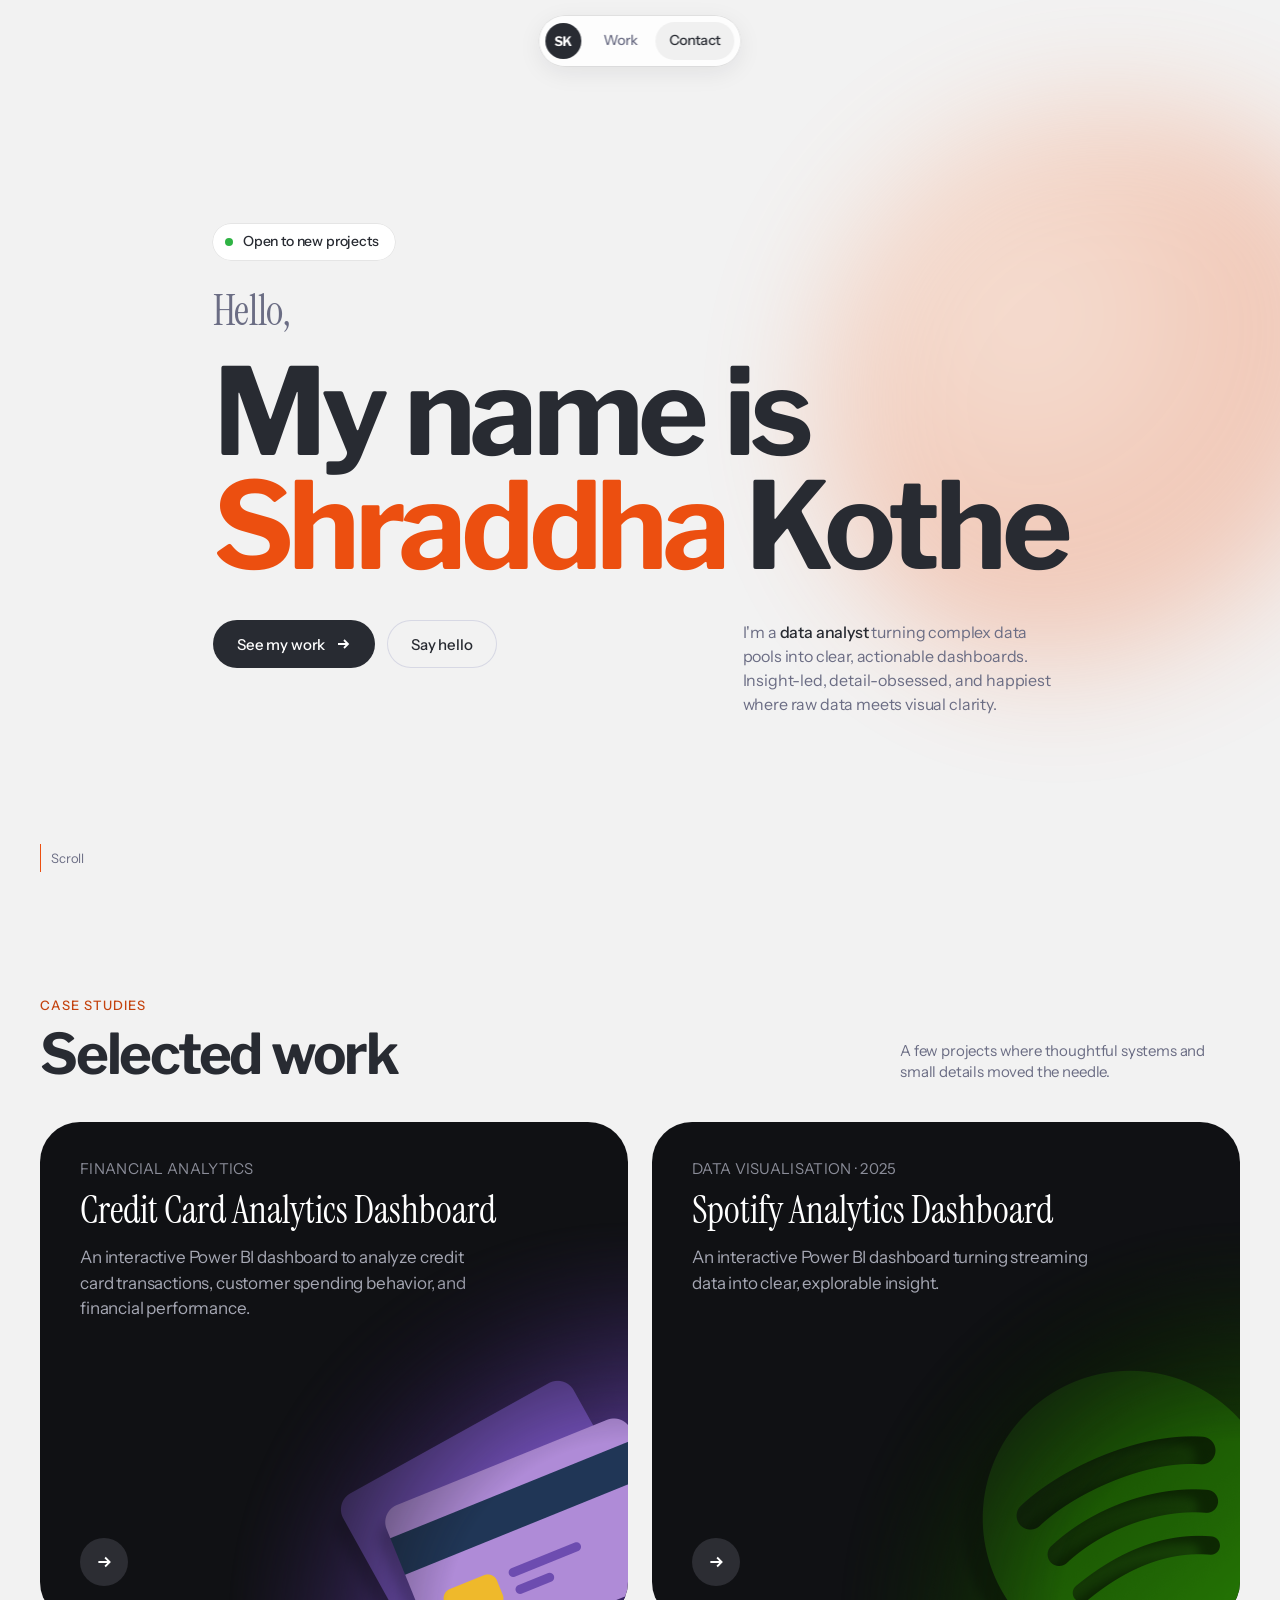
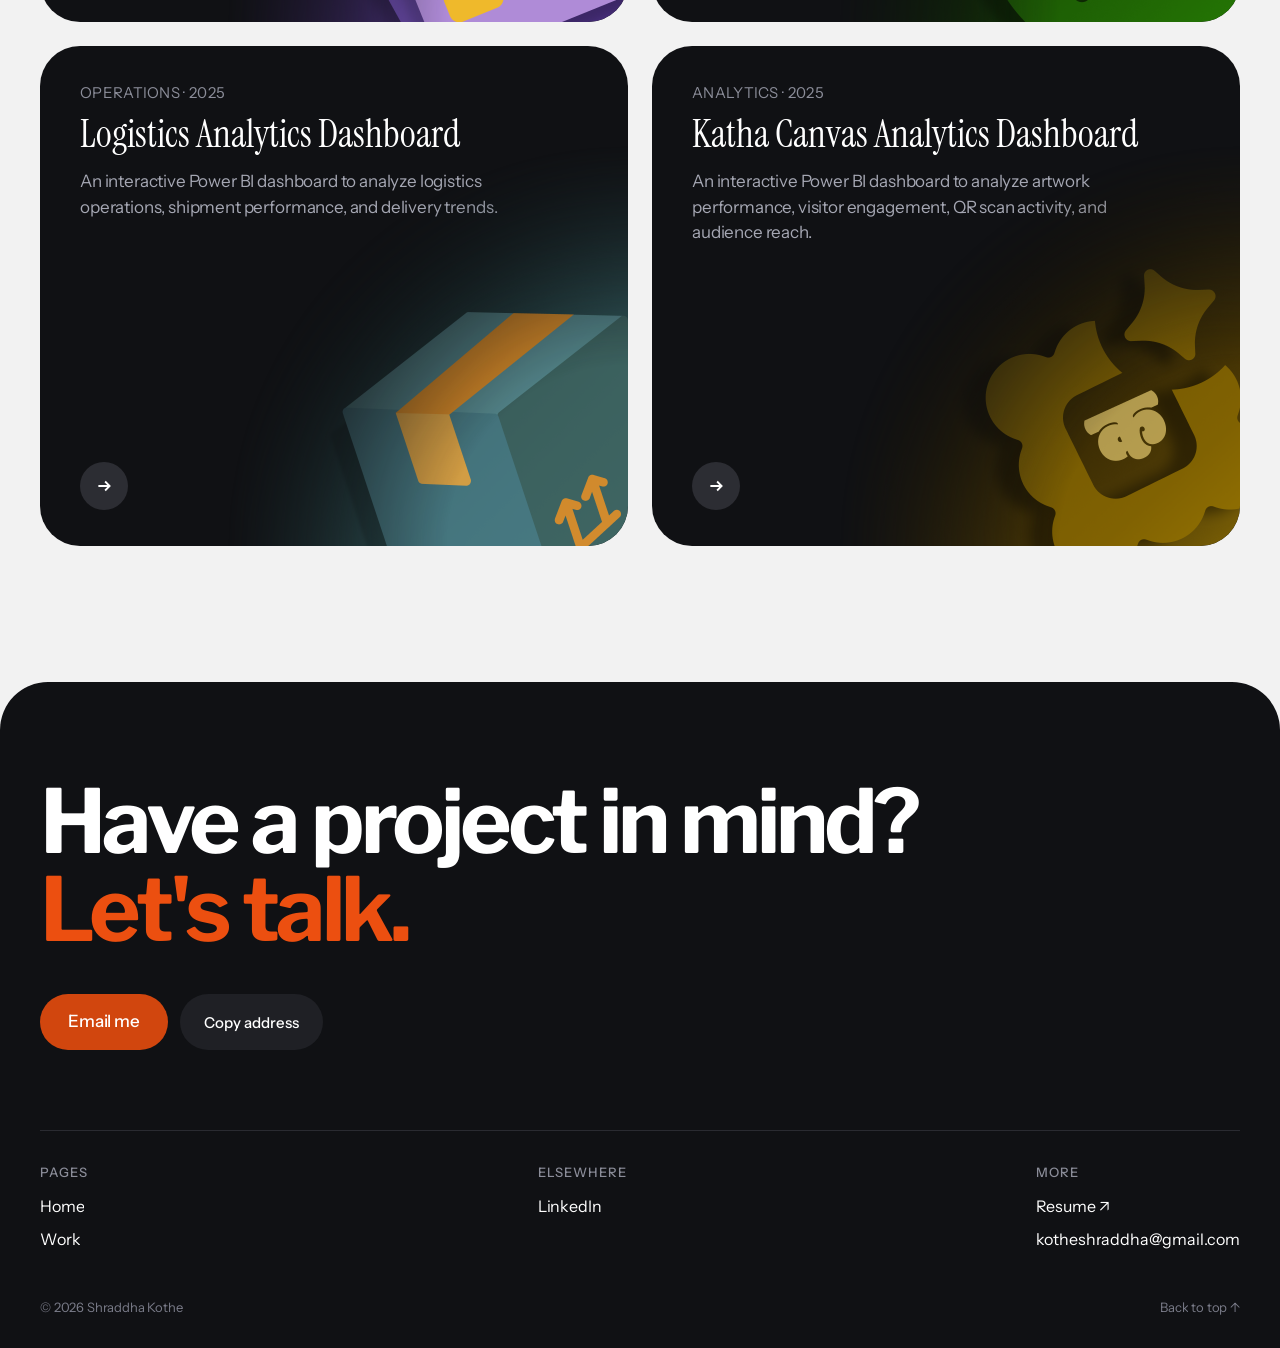
<file: index.html>
<!DOCTYPE html>
<html lang="en">
<head>
<meta charset="UTF-8">
<meta name="viewport" content="width=device-width, initial-scale=1, viewport-fit=cover">
<title>Shraddha Kothe — Portfolio</title>
<link rel="preconnect" href="https://fonts.googleapis.com">
<link rel="preconnect" href="https://fonts.gstatic.com" crossorigin>
<link href="https://fonts.googleapis.com/css2?family=Libre+Franklin:ital,wght@0,100..900;1,100..900&display=swap" rel="stylesheet">
<link href="https://fonts.googleapis.com/css2?family=Bricolage+Grotesque:opsz,wght@12..96,500;12..96,700&family=Instrument+Sans:wght@400;500;600&family=Instrument+Serif&display=swap" rel="stylesheet">
<style>
:root{--bg:#F2F2F2;--ink:#282B32;--muted:#6B6D84;--faint:#D7D8E4;--accent:#EC4F10;--dark:#101114;--dark2:#18191d;
--display:'Libre Franklin','Helvetica Neue',Arial,sans-serif;--body:'Instrument Sans',system-ui,sans-serif;--serif:'Instrument Serif',Georgia,serif;
--g:40px;--ease:cubic-bezier(.22,1,.36,1);--spring:cubic-bezier(.34,1.56,.64,1)}
@media(max-width:640px){:root{--g:20px}}
*,*::before,*::after{box-sizing:border-box}
html{scroll-behavior:smooth;-webkit-text-size-adjust:100%}
body{margin:0;background:var(--bg);color:var(--ink);font-family:var(--body);-webkit-font-smoothing:antialiased;overflow-x:hidden;line-height:1.4;letter-spacing:-.01em}
p,h1,h2,h3{margin:0;text-wrap:pretty}a{color:inherit;text-decoration:none}button{font:inherit;color:inherit}
::selection{background:var(--accent);color:#fff}
:focus-visible{outline:2px solid var(--accent);outline-offset:3px}
.wrap{max-width:1280px;margin:0 auto;padding:0 var(--g)}

/* letter roll */
.roll{display:inline-flex;white-space:pre;vertical-align:bottom}
.rl{position:relative;display:inline-block;overflow:hidden}
.ra,.rb{display:inline-block;transition:transform 400ms var(--spring);transition-delay:calc(var(--i)*20ms)}
.rb{position:absolute;left:0;top:100%}
@media(hover:hover){.rw:hover .ra,.rw:hover .rb,.rw:focus-visible .ra,.rw:focus-visible .rb{transform:translateY(-100%)}}

/* nav */
.nav{position:fixed;top:max(16px,env(safe-area-inset-top));left:50%;transform:translateX(-50%);z-index:20;display:flex;align-items:center;gap:4px;padding:6px;background:rgba(255,255,255,.82);backdrop-filter:blur(14px);border-radius:999px;box-shadow:0 0 0 .5px rgba(0,0,0,.1),0 6px 24px rgba(26,27,33,.08);animation:blur-in .9s var(--ease) .1s both}
.logo{display:grid;place-items:center;width:36px;height:36px;border-radius:50%;background:var(--ink);color:#fff;font:700 13px var(--display);margin-right:4px}
.nav a.l{padding:9px 14px;font-size:14px;font-weight:500;color:var(--muted);border-radius:999px;transition:color .2s,background .2s}
.nav a.l:hover,.nav a.l.on{color:var(--ink);background:rgba(0,0,0,.05)}
@media(max-width:420px){.nav a.l{padding:9px 10px;font-size:13px}.logo{width:32px;height:32px;margin-right:0}}

/* hero */
.hero{min-height:100svh;display:flex;flex-direction:column;justify-content:center;padding:104px 0 64px;position:relative}
.hero::before{content:"";position:absolute;right:-10vw;top:12%;width:46vw;max-width:620px;aspect-ratio:1;border-radius:50%;background:radial-gradient(circle at 35% 35%,#ffb48a,var(--accent) 55%,transparent 72%);filter:blur(60px);opacity:.28;z-index:-1;animation:float 14s ease-in-out infinite}
@keyframes float{50%{transform:translate(-4vw,5vh) scale(1.08)}}
.pill{display:inline-flex;align-items:center;gap:10px;padding:8px 16px 8px 12px;background:#fff;border-radius:999px;font-size:14px;font-weight:500;box-shadow:0 0 0 .5px rgba(0,0,0,.1);margin-bottom:clamp(16px,3vh,32px)}
.pill i{width:8px;height:8px;border-radius:50%;background:#2fb344;box-shadow:0 0 0 0 rgba(47,179,68,.5);animation:pulse 2s infinite}
@keyframes pulse{70%{box-shadow:0 0 0 8px rgba(47,179,68,0)}100%{box-shadow:0 0 0 0 rgba(47,179,68,0)}}
/* heading size also shrinks on short screens (the vh value) so the whole hero stays above the fold */
h1{font:700 clamp(2.6rem,min(9.4vw,17vh),8rem)/.95 var(--display);letter-spacing:-.045em}
h1 .hi{display:block;font:400 clamp(1.5rem,3.6vw,2.6rem)/1.2 var(--serif);letter-spacing:-.01em;color:var(--muted);margin-bottom:clamp(8px,2vh,18px)}
h1 em{font-style:normal;color:var(--accent)}
.sub{max-width:560px;margin-top:32px;font-size:clamp(1rem,1.6vw,1.2rem);color:var(--muted);line-height:1.5}
.sub b{color:var(--ink);font-weight:500}
.acts{display:flex;flex-wrap:wrap;gap:12px;margin-top:40px}
/* hero row: buttons on the left, sub-text on the right under "Kothe".
   .hero-in is only as wide as the heading, so the row lines up with the heading's edges. */
.hero-in{width:fit-content;max-width:100%}
.hero-row{width:0;min-width:100%;display:flex;justify-content:space-between;align-items:flex-start;gap:32px;margin-top:clamp(20px,4vh,40px)}
.hero-row .acts,.hero-row .sub{margin-top:0}
.hero-row .sub{flex:0 0 38%;min-width:260px;max-width:none;font-size:clamp(.95rem,1.25vw,1.1rem)}
@media(max-width:760px){.hero-row{flex-direction:column-reverse;gap:24px}.hero-row .sub{flex:none;min-width:0;max-width:560px}}
.btn{display:inline-flex;align-items:center;gap:10px;min-height:48px;padding:0 24px;border-radius:999px;font-weight:500;font-size:15px;border:0;cursor:pointer;transition:transform .3s var(--ease),background .2s;will-change:transform}
.btn.p{background:var(--ink);color:#fff}.btn.p:hover{background:#D1460E}
.btn.s{background:transparent;box-shadow:inset 0 0 0 1px var(--faint)}.btn.s:hover{box-shadow:inset 0 0 0 1px var(--ink)}
.btn svg{transition:transform .35s var(--spring)}.btn:hover svg{transform:translateX(4px)}
.scroll{position:absolute;bottom:28px;left:var(--g);font-size:13px;color:var(--muted);display:flex;align-items:center;gap:10px}
.scroll span{width:1px;height:28px;background:var(--faint);position:relative;overflow:hidden}
.scroll span::after{content:"";position:absolute;inset:0;background:var(--accent);animation:drip 1.8s var(--ease) infinite}
@keyframes drip{from{transform:translateY(-100%)}to{transform:translateY(100%)}}
@media(max-width:640px){.scroll{display:none}.hero{padding-top:92px}}

/* section heads */
.sec{padding:96px 0}
.head{display:flex;justify-content:space-between;align-items:flex-end;gap:24px;margin-bottom:40px;flex-wrap:wrap}
.head h2{font:700 clamp(2rem,5vw,3.5rem)/1 var(--display);letter-spacing:-.04em}
.head p{max-width:340px;color:var(--muted);font-size:15px}
.eyebrow{font-size:13px;font-weight:500;color:#C4420D;margin-bottom:12px;text-transform:uppercase;letter-spacing:.08em}

/* bento */
.bento{--card-h:500px;display:grid;grid-template-columns:1fr 1fr;grid-auto-rows:var(--card-h);gap:24px}
.card{position:relative;display:block;height:var(--card-h);overflow:hidden;background:var(--dark);color:#fff;border-radius:40px;padding:36px 40px;isolation:isolate;transition:transform .5s var(--ease)}
.card::before{content:"";position:absolute;inset:0;z-index:-1;background:radial-gradient(420px circle at var(--mx,50%) var(--my,0%),rgba(236,79,16,.22),transparent 60%);opacity:0;transition:opacity .4s}
.card:hover::before{opacity:1}.card:hover{transform:translateY(-4px)}
.meta{font-size:15px;color:#8b8d99;text-transform:uppercase;letter-spacing:.02em}
.card h3{font:400 clamp(1.9rem,3vw,2.6rem)/1.1 var(--serif);margin:10px 0 14px;letter-spacing:0}
.card p{color:#a5a7b3;font-size:17px;line-height:1.5;max-width:420px}
.go{position:absolute;left:40px;bottom:36px;width:48px;height:48px;border-radius:50%;display:grid;place-items:center;background:#2c2d33;transition:background .3s,transform .4s var(--spring),width .4s var(--spring);z-index:2}
.card:hover .go{background:var(--accent);transform:rotate(-45deg)}
@media(max-width:900px){.bento{gap:16px}.card{padding:28px}.go{left:28px;bottom:28px}.card h3{font-size:clamp(1.6rem,3.4vw,2rem)}.card p{font-size:15px}}
@media(max-width:760px){.bento{grid-template-columns:1fr;gap:16px}.card{border-radius:32px}.card p{font-size:16px}}
@media(max-width:420px){.card p{font-size:15px}.thumb{height:180px}}
.thumb{position:absolute;right:0;bottom:0;width:68%;height:200px;border-radius:28px 0 0 0;overflow:hidden;transition:transform .6s var(--ease)}
.thumb svg{display:block;width:100%;height:100%}.card:hover .thumb{transform:translate(-6px,-8px)}
.card.locked{background:#1a1b1f;cursor:not-allowed}.locked h3,.locked p,.locked .meta{opacity:.5}.locked .thumb{filter:grayscale(1);opacity:.35}
.locked:hover{transform:none}.locked:hover::before{opacity:0}.locked:hover .thumb{transform:none}.locked .go,.locked:hover .go{background:#2c2d33;transform:none}
/* cards grow to fit longer descriptions; bottom padding reserves the thumbnail's space (short cards keep the 500px height) */
.bento{grid-auto-rows:minmax(var(--card-h),auto)}
.card{height:auto;min-height:var(--card-h);padding-bottom:216px}
/* image cards: the exported 2x image sits in the bottom-right corner at half its pixel size.
   --ih (set by script once the image loads) keeps the text clear of the image. */
.thumb.img{width:auto;height:auto;border-radius:0;display:flex;transform-origin:100% 100%}
/* the image fades out towards its top and left edges so it blends into the card instead of showing a hard box.
   To turn the fade off, delete the two mask lines below. */
.thumb.img img{display:block;max-width:100%;height:auto;-webkit-mask-image:radial-gradient(ellipse 100% 100% at 100% 100%,#000 45%,transparent 100%);mask-image:radial-gradient(ellipse 100% 100% at 100% 100%,#000 45%,transparent 100%)}
.card:hover .thumb.img{transform:scale(1.06)}
/* space reserved under the text = image height + 24px, but never more than 216px so cards stay a normal height; a taller image fades in behind the text */
.card.has-img{padding-bottom:clamp(108px,calc(var(--ih,95px) + 24px),216px)}
.soon{position:absolute;top:28px;right:28px;padding:6px 12px;border-radius:999px;background:#26272d;color:#9a9ca6;font-size:12px;font-weight:500;letter-spacing:.04em;text-transform:uppercase;z-index:2}

/* drum — DISABLED (to re-enable, remove this comment wrapper and the others marked DRUM)
#drum{position:relative;height:clamp(380px,62vh,560px);touch-action:pan-y;cursor:grab;outline:none;user-select:none}
#drum:active{cursor:grabbing}#drum canvas{display:block;width:100%;height:100%}
.dfoot{display:flex;align-items:center;justify-content:center;gap:16px;margin-top:20px}
#cap{min-width:140px;text-align:center;font:500 18px var(--display);min-height:1.4em}
.ar{width:48px;height:48px;border-radius:50%;border:0;background:#fff;box-shadow:0 0 0 .5px rgba(0,0,0,.12),0 4px 20px rgba(0,0,0,.06);cursor:pointer;display:grid;place-items:center;transition:transform .3s var(--spring),background .2s,color .2s}
.ar:hover{background:var(--ink);color:#fff}.ar:active{transform:scale(.9)}
.hint{text-align:center;font-size:13px;color:var(--muted);margin-top:14px}

*/

/* footer */
footer{background:var(--dark);color:#fff;border-radius:48px 48px 0 0;padding:96px 0 32px;margin-top:40px}
.big{font:700 clamp(2.2rem,7vw,5.5rem)/1 var(--display);letter-spacing:-.045em;max-width:900px}
.big em{font-style:normal;color:var(--accent)}
.cta{display:flex;flex-wrap:wrap;align-items:center;gap:12px;margin-top:40px}
.btn.a{background:#D1460E;color:#fff;min-height:56px;padding:0 28px;font-size:17px}.btn.a:hover{background:#fff;color:var(--ink)}
.btn.g{background:#1f2025;color:#fff;min-height:56px}.btn.g:hover{background:#2c2d33}
.cols{display:flex;flex-wrap:wrap;justify-content:space-between;gap:40px;margin-top:80px;padding-top:32px;border-top:1px solid #2a2b31}
.cols div{display:flex;flex-direction:column;gap:10px;min-width:120px}
.cols h4{margin:0 0 4px;font-size:13px;font-weight:500;color:#8b8d99;text-transform:uppercase;letter-spacing:.08em}
.cols a{font-size:16px;width:max-content}
.fine{display:flex;justify-content:space-between;flex-wrap:wrap;gap:12px;margin-top:48px;font-size:13px;color:#7A7C89}
.toast{position:fixed;left:50%;bottom:max(24px,env(safe-area-inset-bottom));transform:translate(-50%,24px);opacity:0;background:#fff;color:var(--ink);padding:12px 20px;border-radius:999px;font-size:14px;font-weight:500;box-shadow:0 8px 30px rgba(0,0,0,.25);transition:.4s var(--spring);z-index:30;pointer-events:none}
.toast.on{opacity:1;transform:translate(-50%,0)}

/* motion */
@keyframes blur-in{from{opacity:0;filter:blur(12px);transform:translateY(12px)}to{opacity:1;filter:blur(0);transform:none}}
.nav{animation-name:nav-in}@keyframes nav-in{from{opacity:0;filter:blur(10px);transform:translate(-50%,-12px)}to{opacity:1;filter:blur(0);transform:translateX(-50%)}}
.in-h{opacity:0;animation:blur-in .9s var(--ease) var(--d,0s) forwards}
.rv{opacity:0;filter:blur(10px);transform:translateY(24px);transition:opacity .9s var(--ease),filter .9s var(--ease),transform .9s var(--ease);transition-delay:var(--d,0s)}
.rv.in{opacity:1;filter:none;transform:none}
@media(prefers-reduced-motion:reduce){*,*::before,*::after{animation-duration:.01ms!important;transition-duration:.01ms!important}.rv,.in-h{opacity:1;filter:none;transform:none}html{scroll-behavior:auto}}
</style>
</head>
<body>
<nav class="nav" aria-label="Primary">
  <a class="logo" href="#top" aria-label="Home">SK</a>
  <a class="l on" href="#work">Work</a><!-- DRUM: <a class="l" href="#explore">Explore</a> --><a class="l" href="#contact">Contact</a>
</nav>

<main id="top">
<section class="hero"><div class="wrap"><div class="hero-in">
  <div class="pill in-h" style="--d:.15s"><i></i>Open to new projects</div>
  <h1 class="in-h" style="--d:.3s"><span class="hi">Hello,</span>My name is<br><em>Shraddha</em> Kothe</h1>
  <div class="hero-row">
    <div class="acts in-h" style="--d:.6s">
      <a class="btn p mag" href="#work">See my work <svg width="16" height="16" viewBox="0 0 16 16" fill="none" stroke="currentColor" stroke-width="1.8"><path d="M3 8h10M9 4l4 4-4 4"/></svg></a>
      <a class="btn s mag" href="#contact">Say hello</a>
    </div>
    <p class="sub in-h" style="--d:.45s">I'm a <b>data analyst</b> turning complex data pools into clear, actionable dashboards. Insight-led, detail-obsessed, and happiest where raw data meets visual clarity.</p>
  </div>
</div></div><div class="scroll in-h" style="--d:.9s"><span></span>Scroll</div></section>

<section class="sec" id="work"><div class="wrap">
  <div class="head rv"><div><div class="eyebrow">Case studies</div><h2>Selected work</h2></div><p>A few projects where thoughtful systems and small details moved the needle.</p></div>
  <div class="bento" id="bento"></div>
</div></section>

<!-- DRUM carousel section — DISABLED (remove this comment wrapper to re-enable)
<section class="sec" id="explore"><div class="wrap">
  <div class="head rv"><div><div class="eyebrow">Explorations</div><h2>Off the clock</h2></div><p>Side projects, experiments and studies. Drag, scroll sideways, or use the arrows.</p></div>
  <div id="drum" class="rv" tabindex="0" aria-label="Explorations carousel"></div>
  <div class="dfoot"><button class="ar" id="prev" aria-label="Previous"><svg width="16" height="16" viewBox="0 0 16 16" fill="none" stroke="currentColor" stroke-width="1.8"><path d="M13 8H3M7 4L3 8l4 4"/></svg></button><p id="cap" aria-live="polite"></p><button class="ar" id="next" aria-label="Next"><svg width="16" height="16" viewBox="0 0 16 16" fill="none" stroke="currentColor" stroke-width="1.8"><path d="M3 8h10M9 4l4 4-4 4"/></svg></button></div>
  <p class="hint">The faster you spin, the further the drum curves. Tap a case study to open it.</p>
</div></section>
-->
</main>

<footer id="contact"><div class="wrap">
  <h2 class="big rv">Have a project in mind? <em>Let's talk.</em></h2>
  <div class="cta rv" style="--d:.1s">
    <a class="btn a mag rw" href="mailto:kotheshraddha@gmail.com" data-roll>Email me</a>
    <button class="btn g" id="copy" type="button">Copy address</button>
  </div>
  <div class="cols">
    <div><h4>Pages</h4><a class="rw" data-roll href="#top">Home</a><a class="rw" data-roll href="#work">Work</a><!-- DRUM: <a class="rw" data-roll href="#explore">Explore</a> --></div>
    <div><h4>Elsewhere</h4><a class="rw" data-roll href="https://www.linkedin.com/in/shraddha-kothe-78002b334">LinkedIn</a></div>
    <div><h4>More</h4><a class="rw" data-roll href="assets/resume.pdf">Resume ↗</a><a class="rw" data-roll href="mailto:kotheshraddha@gmail.com">kotheshraddha@gmail.com</a></div>
  </div>
  <div class="fine"><span>© 2026 Shraddha Kothe</span><a class="rw" data-roll href="#top">Back to top ↑</a></div>
</div></footer>
<div class="toast" id="toast" role="status">Email copied</div>

<!-- DRUM: three.js only needed by the carousel
<script src="https://cdnjs.cloudflare.com/ajax/libs/three.js/r128/three.min.js"></script>
-->
<script>
(()=>{
const $=s=>document.querySelector(s),RM=matchMedia('(prefers-reduced-motion: reduce)').matches;
/* ---- bento content (Selected work: 2x2 grid, order = credit card, spotify, logistics, katha) ----
   img = card image (exported at 2x, shown at half size). Change the path here to swap a card's image.
   Credit card and logistics currently reuse spotify.png as a placeholder; swap in their own images here
   (e.g. img:'assets/img/credit-card.png'). A card with no img shows a generated placeholder illustration. */
const cs=[
 {m:'Financial analytics',t:'Credit Card Analytics Dashboard',d:'An interactive Power BI dashboard to analyze credit card transactions, customer spending behavior, and financial performance.',h:'case-studies/credit-card-analytics.html',k:'cc',img:'assets/img/cc.png'},
 {m:'Data visualisation · 2025',t:'Spotify Analytics Dashboard',d:'An interactive Power BI dashboard turning streaming data into clear, explorable insight.',h:'case-studies/spotify-analytics.html',k:'sp',img:'assets/img/spotify.png'},
 {m:'Operations · 2025',t:'Logistics Analytics Dashboard',d:'An interactive Power BI dashboard to analyze logistics operations, shipment performance, and delivery trends.',h:'case-studies/logistics-analytics.html',k:'lg',img:'assets/img/logistics.png'},
 {m:'Analytics · 2025',t:'Katha Canvas Analytics Dashboard',d:'An interactive Power BI dashboard to analyze artwork performance, visitor engagement, QR scan activity, and audience reach.',h:'case-studies/katha-canvas-analytics.html',k:'kc',img:'assets/img/katha.png'}];
const arrow='<svg width="18" height="18" viewBox="0 0 16 16" fill="none" stroke="#fff" stroke-width="1.6"><path d="M3 8h10M9 4l4 4-4 4"/></svg>',lock='<svg width="18" height="18" viewBox="0 0 16 16" fill="none" stroke="#fff" stroke-width="1.5"><rect x="3" y="7" width="10" height="7" rx="2"/><path d="M5.5 7V5a2.5 2.5 0 015 0v2"/></svg>';
const PAL={sp:{bg:'#0c1f15',a:'#1ed760',b:'#7df0a8',t:'#1d3a29',k:'#ffffff1f'},kc:{bg:'#fbf3e4',a:'#B8432F',b:'#D9822B',t:'#ecdcc3',k:'#2a22331a'},cc:{bg:'#14122E',a:'#7a6ee0',b:'#E3A72F',t:'#252250',k:'#ffffff1f'},lg:{bg:'#EEF1F4',a:'#0F6E8C',b:'#F5A623',t:'#d5dce3',k:'#14202b1a'},g:{bg:'#202127',a:'#5a5c66',b:'#7b7d88',t:'#2c2d34',k:'#ffffff14'}};
const bars=(v,c,x0,w,g,base)=>v.map((h,i)=>`<rect x="${x0+i*(w+g)}" y="${base-h}" width="${w}" height="${h}" rx="4" fill="${c}" opacity="${(.4+.6*h/Math.max(...v)).toFixed(2)}"/>`).join('');
const ring=(cx,cy,r,p,c,t)=>`<circle cx="${cx}" cy="${cy}" r="${r}" fill="none" stroke="${t}" stroke-width="12"/><circle cx="${cx}" cy="${cy}" r="${r}" fill="none" stroke="${c}" stroke-width="12" stroke-linecap="round" stroke-dasharray="${(2*Math.PI*r*p).toFixed(1)} 999" transform="rotate(-90 ${cx} ${cy})"/>`;
function thumb(k,locked){
 const p=locked?PAL.g:PAL[k]||PAL.g;let body='';
 const head=`<circle cx="18" cy="16" r="4" fill="${p.k}"/><rect x="30" y="13" width="64" height="6" rx="3" fill="${p.k}"/>`;
 if(k==='sp'||k==='kc'||k==='cc'||k==='lg'){
  const kpi=[20,100,180].map(x=>`<rect x="${x}" y="34" width="72" height="36" rx="9" fill="${p.k}"/><rect x="${x+10}" y="44" width="26" height="6" rx="3" fill="${p.b}"/><rect x="${x+10}" y="55" width="44" height="5" rx="2.5" fill="${p.k}"/>`).join('');
  const line=`<polyline points="20,150 52,138 84,144 116,120 148,128 180,100 212,110" fill="none" stroke="${p.b}" stroke-width="3" stroke-linecap="round" stroke-linejoin="round"/>`;
  body=head+kpi+bars([30,52,40,70,56,84,62,92],p.a,20,16,8,196)+line+ring(250,128,26,.72,p.a,p.t);
  if(k==='kc')body=`<g transform="translate(300 0) scale(-1 1)">${body}</g>`;
 }else if(k==='ds'){
  const sq=[0,1,2,3,4,5,6,7].map(i=>`<rect x="${24+(i%4)*62}" y="${38+Math.floor(i/4)*62}" width="52" height="52" rx="${i%2?26:12}" fill="${i%3?p.a:p.b}" opacity="${(.5+.07*i).toFixed(2)}"/>`).join('');
  body=head+sq+`<rect x="24" y="166" width="90" height="26" rx="13" fill="${p.b}"/><rect x="124" y="174" width="120" height="8" rx="4" fill="${p.k}"/>`;
 }else{
  const t=[0,1,2,3,4,5].map(i=>{const x=24+(i%3)*88,y=38+Math.floor(i/3)*84;return `<rect x="${x}" y="${y}" width="78" height="52" rx="12" fill="${i%2?p.a:p.b}" opacity=".7"/><rect x="${x}" y="${y+58}" width="48" height="6" rx="3" fill="${p.k}"/><rect x="${x+52}" y="${y+58}" width="24" height="6" rx="3" fill="${p.b}"/>`}).join('');
  body=head+t;
 }
 return `<svg viewBox="0 0 300 200" preserveAspectRatio="xMinYMin slice" xmlns="http://www.w3.org/2000/svg"><rect width="300" height="200" fill="${p.bg}"/>${body}</svg>`;
}
$('#bento').innerHTML=cs.map((x,n)=>{const l=!!x.lock,tg=l?'div':'a',pic=x.img?`<div class="thumb img" aria-hidden="true"><img src="${x.img}" alt=""></div>`:`<div class="thumb" aria-hidden="true">${thumb(x.k,l)}</div>`;return `<${tg} class="card rv${l?' locked':''}${x.img?' has-img':''}" ${l?'aria-disabled="true"':`href="${x.h}"`} style="--d:${n*.08}s"><div class="meta">${x.m}</div><h3>${x.t}</h3><p>${x.d}</p>${pic}${l?'<span class="soon">Locked</span>':''}<span class="go" aria-hidden="true">${l?lock:arrow}</span></${tg}>`}).join('');
document.querySelectorAll('.card.has-img img').forEach(im=>{const set=()=>{im.style.width=im.naturalWidth/2+'px';/* 2x export -> show at half size on every screen */im.closest('.card').style.setProperty('--ih',im.naturalHeight/2+'px')};im.complete?set():im.addEventListener('load',set)});
document.querySelectorAll('.card').forEach(c=>c.addEventListener('pointermove',e=>{const r=c.getBoundingClientRect();c.style.setProperty('--mx',e.clientX-r.left+'px');c.style.setProperty('--my',e.clientY-r.top+'px')}));

/* ---- letter roll ---- */
document.querySelectorAll('[data-roll]').forEach(el=>{const t=el.textContent;el.setAttribute('aria-label',t);el.textContent='';const w=document.createElement('span');w.className='roll';w.setAttribute('aria-hidden','true');
 [...t].forEach((ch,i)=>{const l=document.createElement('span');l.className='rl';l.style.setProperty('--i',i);l.innerHTML=`<span class="ra">${ch===' '?'&nbsp;':ch}</span><span class="rb">${ch===' '?'&nbsp;':ch}</span>`;w.appendChild(l)});
 el.appendChild(w);el.classList.add('rw')});

/* ---- magnetic buttons ---- */
if(!RM&&matchMedia('(hover:hover)').matches)document.querySelectorAll('.mag').forEach(b=>{
 b.addEventListener('pointermove',e=>{const r=b.getBoundingClientRect();b.style.transform=`translate(${(e.clientX-r.left-r.width/2)*.18}px,${(e.clientY-r.top-r.height/2)*.28}px)`});
 b.addEventListener('pointerleave',()=>b.style.transform='')});

/* ---- reveal + nav state ---- */
const io=new IntersectionObserver(es=>es.forEach(e=>{if(e.isIntersecting){e.target.classList.add('in');io.unobserve(e.target)}}),{threshold:.12});
document.querySelectorAll('.rv').forEach(e=>io.observe(e));
const links=[...document.querySelectorAll('.nav a.l')];
const so=new IntersectionObserver(es=>es.forEach(e=>{if(e.isIntersecting)links.forEach(a=>a.classList.toggle('on',a.getAttribute('href')==='#'+e.target.id))}),{rootMargin:'-45% 0px -50% 0px'});
['work','explore','contact'].map(id=>document.getElementById(id)).filter(Boolean).forEach(el=>so.observe(el));

/* ---- copy email ---- */
const toast=$('#toast');$('#copy').addEventListener('click',async()=>{
 try{await navigator.clipboard.writeText('kotheshraddha@gmail.com');toast.textContent='Email copied'}catch(e){toast.textContent='kotheshraddha@gmail.com'}
 toast.classList.add('on');clearTimeout(toast._t);toast._t=setTimeout(()=>toast.classList.remove('on'),2000)});

// DRUM carousel — DISABLED (remove the leading // on each line below to re-enable; also restore three.js, the #explore section and the Explore links)
// /* ---- DRUM carousel (WebGL, velocity-reactive) ---- */
// const stage=$('#drum');let R;
// try{R=new THREE.WebGLRenderer({antialias:true,alpha:true})}catch(e){stage.innerHTML='<p class="hint" style="padding:80px 0">WebGL is not available in this browser.</p>';return}
// R.setPixelRatio(Math.min(devicePixelRatio||1,2));stage.appendChild(R.domElement);
// const scene=new THREE.Scene(),cam=new THREE.OrthographicCamera(-1,1,1,-1,-10,10);
// /* ===== DRUM CARD COLOURS — edit here =====
//    Each case study has its own gradient, taken from that case study's theme colours:
//      top    = dark colour at the top of the card (text sits here, keep it dark so it stays readable)
//      bottom = main colour, fades in towards the bottom of the card (case study's --project colour)
//      glow   = soft highlight in the bottom-right corner (case study's accent / --glow colour)
//    Use 6-digit hex codes (#rrggbb). The gradient itself is painted in csTex() just below. */
// const CS=[
//  {m:'Data visualisation · 2025',t:'Spotify Analytics Dashboard',d:'An interactive Power BI dashboard turning streaming data into clear, explorable insight.',h:'case-studies/spotify-analytics.html',
//   c:{top:'#0e2a1b',bottom:'#127F39',glow:'#1db954'}},
//  {m:'Analytics · 2025',t:'Katha Canvas Analytics Dashboard',d:'An interactive Power BI dashboard to analyze artwork performance, visitor engagement, QR scan activity, and audience reach.',h:'case-studies/katha-canvas-analytics.html',
//   c:{top:'#2A2233',bottom:'#B8432F',glow:'#E8A317'}},
//  {m:'Financial analytics',t:'Credit Card Analytics Dashboard',d:'An interactive Power BI dashboard to analyze credit card transactions, customer spending behavior, and financial performance.',h:'case-studies/credit-card-analytics.html',
//   c:{top:'#14122E',bottom:'#4B3FA3',glow:'#E3A72F'}},
//  {m:'Operations · 2025',t:'Logistics Analytics Dashboard',d:'An interactive Power BI dashboard to analyze logistics operations, shipment performance, and delivery trends.',h:'case-studies/logistics-analytics.html',
//   c:{top:'#0b1b2a',bottom:'#0F6E8C',glow:'#F5A623'}}];
// /* the drum shows every case study twice around the loop, so with only four cards a card never visibly jumps from one edge to the other */
// const V=[...CS,...CS],T=V.map(c=>c.t);
// function csTex(c){const cv=document.createElement('canvas');cv.width=512;cv.height=640;const x=cv.getContext('2d');
//  const wrap=(t,w)=>{let l='';const o=[];t.split(' ').forEach(q=>{const n=l?l+' '+q:q;if(x.measureText(n).width>w&&l){o.push(l);l=q}else l=n});o.push(l);return o};
//  const draw=()=>{/* GRADIENT: top->bottom colour fade, then a soft glow in the bottom-right corner (colours come from the CS array above) */
//   const g=x.createLinearGradient(0,0,0,640);g.addColorStop(0,c.c.top);g.addColorStop(.4,c.c.top);g.addColorStop(1,c.c.bottom);x.fillStyle=g;x.fillRect(0,0,512,640);
//   const gl=x.createRadialGradient(512,640,0,512,640,360);gl.addColorStop(0,c.c.glow+'73');gl.addColorStop(1,c.c.glow+'00');x.fillStyle=gl;x.fillRect(0,0,512,640);x.textBaseline='top';
//   x.fillStyle='rgba(255,255,255,.62)';x.font='500 21px "Instrument Sans",system-ui,sans-serif';x.fillText(c.m.toUpperCase(),44,48);
//   let fs=60;for(;fs>44;fs-=2){x.font=`400 ${fs}px "Instrument Serif",Georgia,serif`;if(CS.every(q=>wrap(q.t,424).length<=2))break}/* one shared title size so all cards match */
//   x.fillStyle='#fff';x.font=`400 ${fs}px "Instrument Serif",Georgia,serif`;const lh=Math.round(fs*1.03),tl=wrap(c.t,424);tl.forEach((l,i)=>x.fillText(l,44,92+i*lh));
//   const dy=92+tl.length*lh+16,dn=Math.max(1,Math.floor((520-dy)/30));/* description fills the space above the arrow; ellipsis only if it still overflows */
//   x.fillStyle='rgba(255,255,255,.78)';x.font='400 21px "Instrument Sans",system-ui,sans-serif';const L=wrap(c.d,424);
//   if(L.length>dn){L.length=dn;let t=L[dn-1];while(t&&x.measureText(t+'…').width>424)t=t.slice(0,-1);L[dn-1]=t.replace(/[\s,.;:]+$/,'')+'…'}
//   L.forEach((l,i)=>x.fillText(l,44,dy+i*30));
//   x.fillStyle='rgba(255,255,255,.2)';x.beginPath();x.arc(76,564,32,0,7);x.fill();x.strokeStyle='#fff';x.lineWidth=3;x.lineCap=x.lineJoin='round';x.beginPath();x.moveTo(64,564);x.lineTo(88,564);x.moveTo(80,556);x.lineTo(88,564);x.lineTo(80,572);x.stroke()};
//  draw();const t=new THREE.CanvasTexture(cv);t.generateMipmaps=false;t.minFilter=THREE.LinearFilter;
//  Promise.all([document.fonts.load('400 66px "Instrument Serif"'),document.fonts.load('500 21px "Instrument Sans"')]).then(()=>{draw();t.needsUpdate=true}).catch(()=>{});return t}
// const VS=`uniform float uX,uV,uR;uniform vec2 uSize;varying vec2 vUv;varying float vShade;
// void main(){vUv=uv;vec2 p=position.xy*uSize;float a=min(abs(uV),1.);
//  float ang=clamp((p.x+uX)/uR,-1.45,1.45);float d=cos(ang);
//  float wy=p.y*mix(.55,1.,d)*(1.+a*.06*(1.-d));
//  vShade=.4+.6*d;gl_Position=projectionMatrix*viewMatrix*vec4(uR*sin(ang),wy,0.,1.);}`;
// const FS=`precision highp float;uniform sampler2D uTex;uniform vec2 uSize;varying vec2 vUv;varying float vShade;
// void main(){vec4 c=texture2D(uTex,vUv);float r=.05*uSize.y;vec2 d=abs(vUv-.5)*uSize-(uSize*.5-r);
//  float m=1.-smoothstep(-.75,.75,length(max(d,0.))-r);gl_FragColor=vec4(c.rgb*vShade,c.a*m);}`;
// const U={uV:{value:0},uR:{value:600},uSize:{value:new THREE.Vector2(300,375)}},geo=new THREE.PlaneGeometry(1,1,48,1),N=T.length;
// const TX=CS.map(csTex),cards=T.map((_,i)=>{const m=new THREE.Mesh(geo,new THREE.ShaderMaterial({uniforms:{uTex:{value:TX[i%CS.length]},uX:{value:0},uV:U.uV,uR:U.uR,uSize:U.uSize},vertexShader:VS,fragmentShader:FS,transparent:true,depthTest:false,depthWrite:false}));m.frustumCulled=false;scene.add(m);return m});
// let W,H,sp=300;
// function size(){W=stage.clientWidth;H=stage.clientHeight;R.setSize(W,H);cam.left=-W/2;cam.right=W/2;cam.top=H/2;cam.bottom=-H/2;cam.updateProjectionMatrix();
//  let w=Math.min(W*.6,320),h=w*1.25;if(h>H*.86){h=H*.86;w=h/1.25}sp=w*1.1;U.uSize.value.set(w,h);U.uR.value=Math.max(W*.55,400)}
// let cur=0,target=0,prev=0,vs=0,drag=false,lx=0,dv=0,lastIn=0,lastCap=-1,vis=true;
// const cap=$('#cap');
// function tick(){requestAnimationFrame(tick);if(!vis)return;
//  if(!drag&&performance.now()-lastIn>140)target+=(Math.round(target)-target)*.12;
//  cur+=(target-cur)*(drag?.2:.09);const sv=-(cur-prev)*sp;prev=cur;
//  vs+=(Math.max(-1,Math.min(1,sv/16))-vs)*.25;U.uV.value=vs*(RM?.3:1);
//  cards.forEach((m,i)=>{let d=((i-cur)%N+N)%N;if(d>N/2)d-=N;m.material.uniforms.uX.value=d*sp;m.renderOrder=100-Math.round(Math.abs(d)*10)});
//  const idx=((Math.round(cur)%N)+N)%N;if(idx!==lastCap){cap.textContent=T[idx];lastCap=idx}
//  R.render(scene,cam)}
// const nudge=n=>{target=Math.round(target)+n;lastIn=performance.now()};
// stage.addEventListener('wheel',e=>{if(Math.abs(e.deltaX)<=Math.abs(e.deltaY))return;e.preventDefault();target+=e.deltaX/sp*1.4;lastIn=performance.now()},{passive:false});
// let sx=0,sy=0;const hit=e=>{const i=((Math.round(cur)%N)+N)%N;return Math.abs(cur-Math.round(cur))<.2&&Math.abs(e.clientX-stage.getBoundingClientRect().left-W/2)<U.uSize.value.x/2?i%CS.length:-1};
// stage.addEventListener('pointerdown',e=>{sx=e.clientX;sy=e.clientY;drag=true;lx=e.clientX;dv=0;stage.setPointerCapture(e.pointerId)});
// stage.addEventListener('pointermove',e=>{if(!drag){stage.style.cursor=hit(e)>=0?'pointer':'';return}stage.style.cursor='';const dx=e.clientX-lx;lx=e.clientX;target-=dx/sp;dv=dx});
// const up=()=>{if(!drag)return;drag=false;target-=dv*5/sp;lastIn=performance.now()};
// stage.addEventListener('pointerup',e=>{const tap=drag&&Math.hypot(e.clientX-sx,e.clientY-sy)<6;up();if(tap){const i=hit(e);if(i>=0)location.href=CS[i].h}});stage.addEventListener('pointercancel',up);
// stage.addEventListener('keydown',e=>{if(e.key==='Enter'){const i=((Math.round(cur)%N)+N)%N;location.href=CS[i%CS.length].h}if(e.key==='ArrowRight'){e.preventDefault();nudge(1)}else if(e.key==='ArrowLeft'){e.preventDefault();nudge(-1)}});
// $('#next').onclick=()=>nudge(1);$('#prev').onclick=()=>nudge(-1);
// new IntersectionObserver(es=>vis=es[0].isIntersecting).observe(stage);
// addEventListener('resize',size);size();tick();
})();
</script>
</body>
</html>
</file>
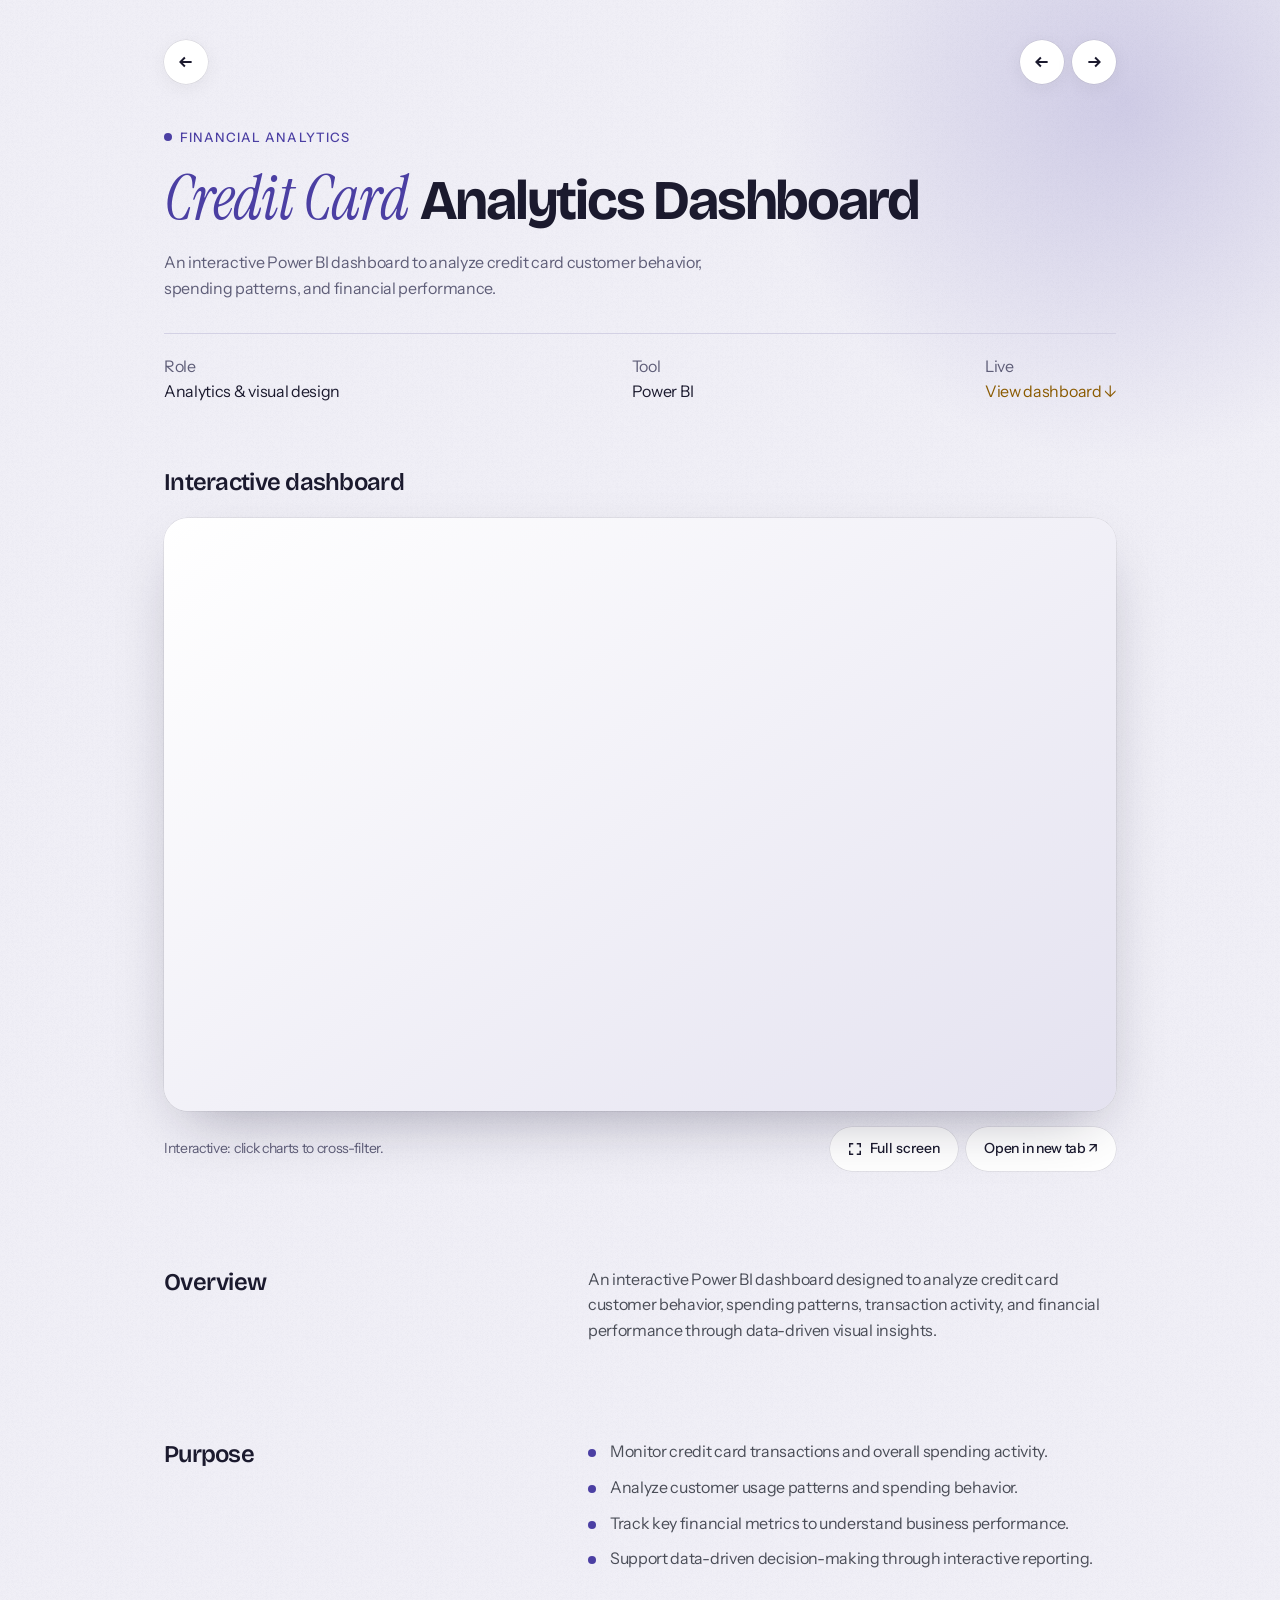
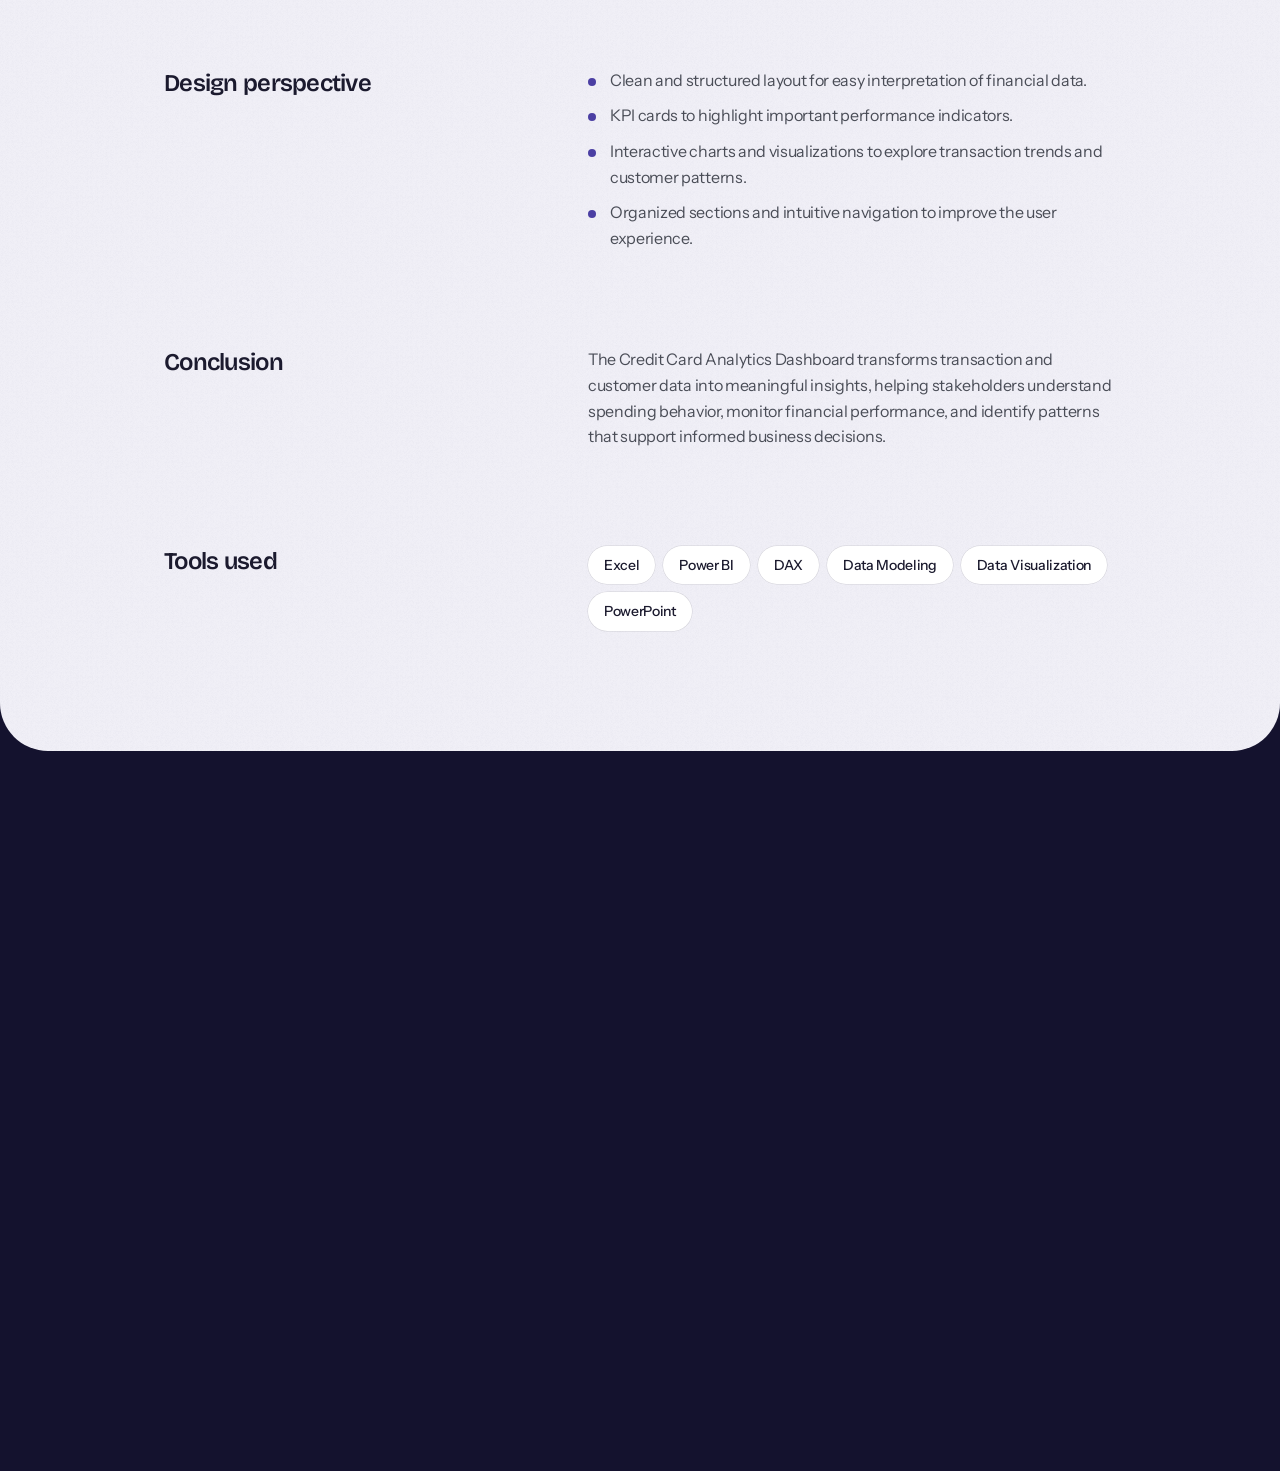
<file: case-studies/credit-card-analytics.html>
<!DOCTYPE html>
<html lang="en">
<head>
<meta charset="UTF-8">
<meta name="viewport" content="width=device-width, initial-scale=1, viewport-fit=cover">
<title>Credit Card Analytics Dashboard — Shraddha Kothe</title>
<meta name="description" content="An interactive Power BI dashboard to analyze credit card customer behavior, spending patterns, and financial performance. Built with Excel and Power BI.">
<link rel="preconnect" href="https://fonts.googleapis.com">
<link rel="preconnect" href="https://fonts.gstatic.com" crossorigin>
<link href="https://fonts.googleapis.com/css2?family=Bricolage+Grotesque:opsz,wght@12..96,500;12..96,700&family=Instrument+Sans:wght@400;500;600&family=Instrument+Serif:ital@0;1&display=swap" rel="stylesheet">
<link rel="stylesheet" href="../assets/css/case-study.css">
<style>
:root{--bg:#F1F0F7;--ink:#1B1A2E;--muted:#5F5E78;--faint:#DCDAEA;--line:#D3D1E4;--accent:#E3A72F;--project:#4B3FA3;--next:#14122E;--mat:linear-gradient(145deg,#ffffff,#e4e2f0);--link:#8A5A00;--hint:#b4b1d9;--glow:#e3a72f55;--embed-pad:8px;--embed-r:16px;--embed-shadow:rgba(20,18,46,.38)}
.page::before{content:"";position:absolute;top:0;right:0;z-index:-1;width:min(60vw,520px);aspect-ratio:1;background:radial-gradient(circle at 70% 20%,#4b3fa333,transparent 65%);pointer-events:none}
.page{background:var(--bg) url("data:image/svg+xml,%3Csvg xmlns='http://www.w3.org/2000/svg' width='160' height='160'%3E%3Cfilter id='n'%3E%3CfeTurbulence baseFrequency='.8' numOctaves='2'/%3E%3CfeColorMatrix values='0 0 0 0 .12 0 0 0 0 .12 0 0 0 0 .25 0 0 0 .06 0'/%3E%3C/filter%3E%3Crect width='100%25' height='100%25' filter='url(%23n)'/%3E%3C/svg%3E")}
</style>
</head>
<body>
<div class="page"><main class="col">
  <div class="topbar e" style="--i:0">
    <a class="back" href="../index.html#explore" aria-label="Back to home"><svg width="18" height="18" viewBox="0 0 16 16" fill="none" stroke="currentColor" stroke-width="1.7"><path d="M13 8H3M7 4L3 8l4 4"/></svg></a>
    <nav class="pn" aria-label="Case studies"><a class="back" rel="prev" href="katha-canvas-analytics.html" aria-label="Previous: Katha Canvas Analytics Dashboard" title="Previous: Katha Canvas Analytics Dashboard"><svg width="18" height="18" viewBox="0 0 16 16" fill="none" stroke="currentColor" stroke-width="1.7"><path d="M13 8H3M7 4L3 8l4 4"/></svg></a><a class="back" rel="next" href="logistics-analytics.html" aria-label="Next: Logistics Analytics Dashboard" title="Next: Logistics Analytics Dashboard"><svg width="18" height="18" viewBox="0 0 16 16" fill="none" stroke="currentColor" stroke-width="1.7"><path d="M3 8h10M9 4l4 4-4 4"/></svg></a></nav>
  </div>

  <header>
    <div class="tag e" style="--i:1"><i></i>Financial analytics</div>
    <h1 class="e" style="--i:1"><span class="ser">Credit Card</span> Analytics Dashboard</h1>
    <p class="summary e" style="--i:2">An interactive Power BI dashboard to analyze credit card customer behavior, spending patterns, and financial performance.</p>
    <dl class="meta">
      <div class="e" style="--i:4"><dt>Role</dt><dd>Analytics &amp; visual design</dd></div>
      <div class="e" style="--i:5"><dt>Tool</dt><dd>Power BI</dd></div>
      <div class="e" style="--i:6"><dt>Live</dt><dd><a class="rw" data-roll href="#dash">View dashboard ↓</a></dd></div>
    </dl>
  </header>

  <div class="blocks">
    <section class="block e" style="--i:8" id="dash" aria-labelledby="dash-title">
      <h2 class="sec-title" id="dash-title">Interactive dashboard</h2>
      <div class="embed" id="embed">
        <div class="sk">Loading dashboard…</div>
        <iframe title="Credit Card Analytics Dashboard" width="600" height="373.5" src="https://app.powerbi.com/view?r=eyJrIjoiNDMyNTNmYjctODA0ZS00ZWUyLTlhZGQtNzExMDk2YjdjMWU2IiwidCI6ImVmOTg4MTgyLTM1M2EtNDIzYS05NDUyLTQ3YTc1ZjVjNmFlNyJ9" frameborder="0" allowFullScreen="true" loading="lazy"></iframe>
      </div>
      <div class="bar"><span>Interactive: click charts to cross-filter.</span>
        <div><button class="chip" id="fs" type="button"><svg width="14" height="14" viewBox="0 0 16 16" fill="none" stroke="currentColor" stroke-width="1.7"><path d="M2 6V2h4M14 6V2h-4M2 10v4h4M14 10v4h-4"/></svg>Full screen</button>
        <a class="chip" target="_blank" rel="noopener" href="https://app.powerbi.com/view?r=eyJrIjoiNDMyNTNmYjctODA0ZS00ZWUyLTlhZGQtNzExMDk2YjdjMWU2IiwidCI6ImVmOTg4MTgyLTM1M2EtNDIzYS05NDUyLTQ3YTc1ZjVjNmFlNyJ9">Open in new tab ↗</a></div></div>
      <p class="rot">Tip: on a phone, go full screen and rotate to landscape.</p>
    </section>

    <section class="block block--text e" style="--i:11">
      <h2>Overview</h2>
      <div class="body"><p>An interactive Power BI dashboard designed to analyze credit card customer behavior, spending patterns, transaction activity, and financial performance through data-driven visual insights.</p></div>
    </section>

    <section class="block block--text" data-reveal>
      <h2>Purpose</h2>
      <div class="body"><ul class="list"><li>Monitor credit card transactions and overall spending activity.</li><li>Analyze customer usage patterns and spending behavior.</li><li>Track key financial metrics to understand business performance.</li><li>Support data-driven decision-making through interactive reporting.</li></ul></div>
    </section>

    <section class="block block--text" data-reveal>
      <h2>Design perspective</h2>
      <div class="body"><ul class="list"><li>Clean and structured layout for easy interpretation of financial data.</li><li>KPI cards to highlight important performance indicators.</li><li>Interactive charts and visualizations to explore transaction trends and customer patterns.</li><li>Organized sections and intuitive navigation to improve the user experience.</li></ul></div>
    </section>

    <section class="block block--text" data-reveal>
      <h2>Conclusion</h2>
      <div class="body"><p>The Credit Card Analytics Dashboard transforms transaction and customer data into meaningful insights, helping stakeholders understand spending behavior, monitor financial performance, and identify patterns that support informed business decisions.</p></div>
    </section>

    <section class="block block--text" data-reveal>
      <h2>Tools used</h2>
      <div class="body"><ul class="tools"><li>Excel</li><li>Power BI</li><li>DAX</li><li>Data Modeling</li><li>Data Visualization</li><li>PowerPoint</li></ul></div>
    </section>
  </div>
</main></div>

<aside class="next" aria-label="Up next"><a href="logistics-analytics.html"><small>Up next</small><b>Logistics Analytics Dashboard</b><span class="go"><svg width="20" height="20" viewBox="0 0 16 16" fill="none" stroke="#14122E" stroke-width="1.6"><path d="M3 8h10M9 4l4 4-4 4"/></svg></span></a></aside>

<script src="../assets/js/case-study.js" defer></script>
</body>
</html>
</file>
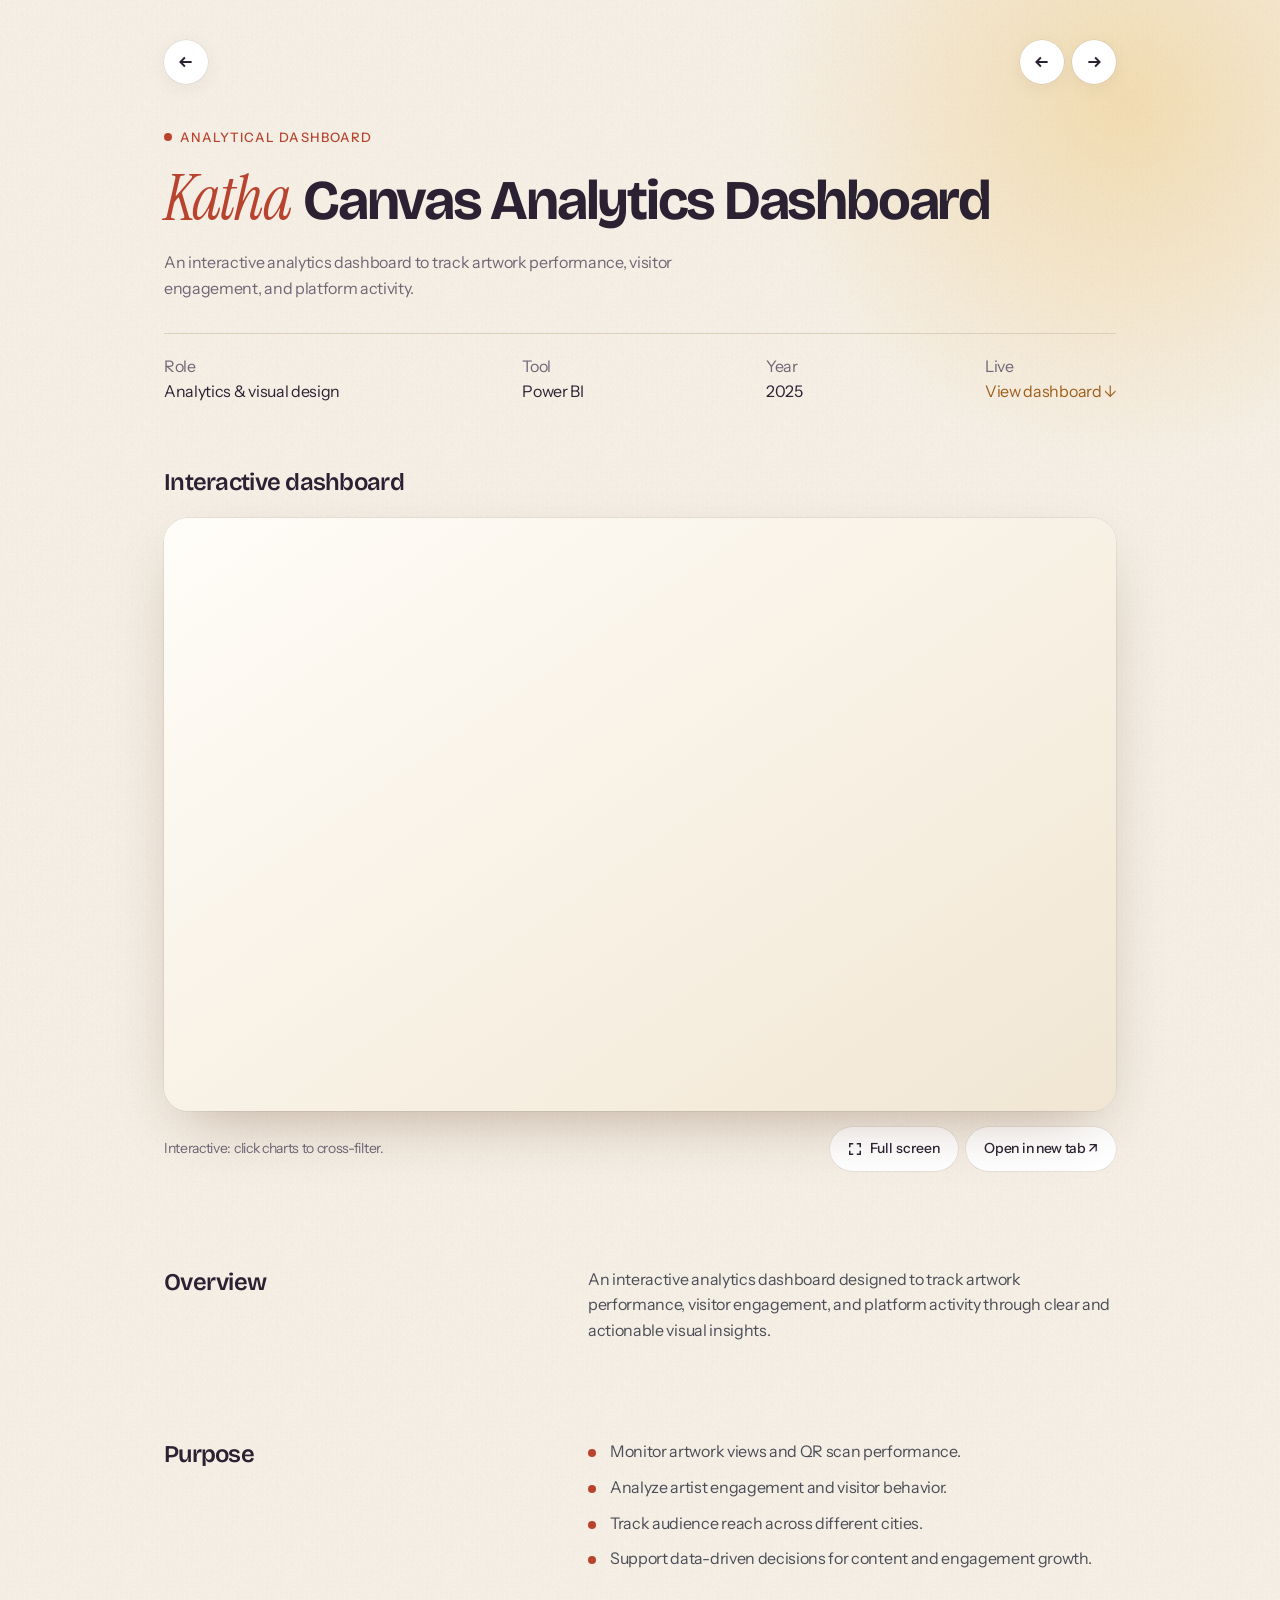
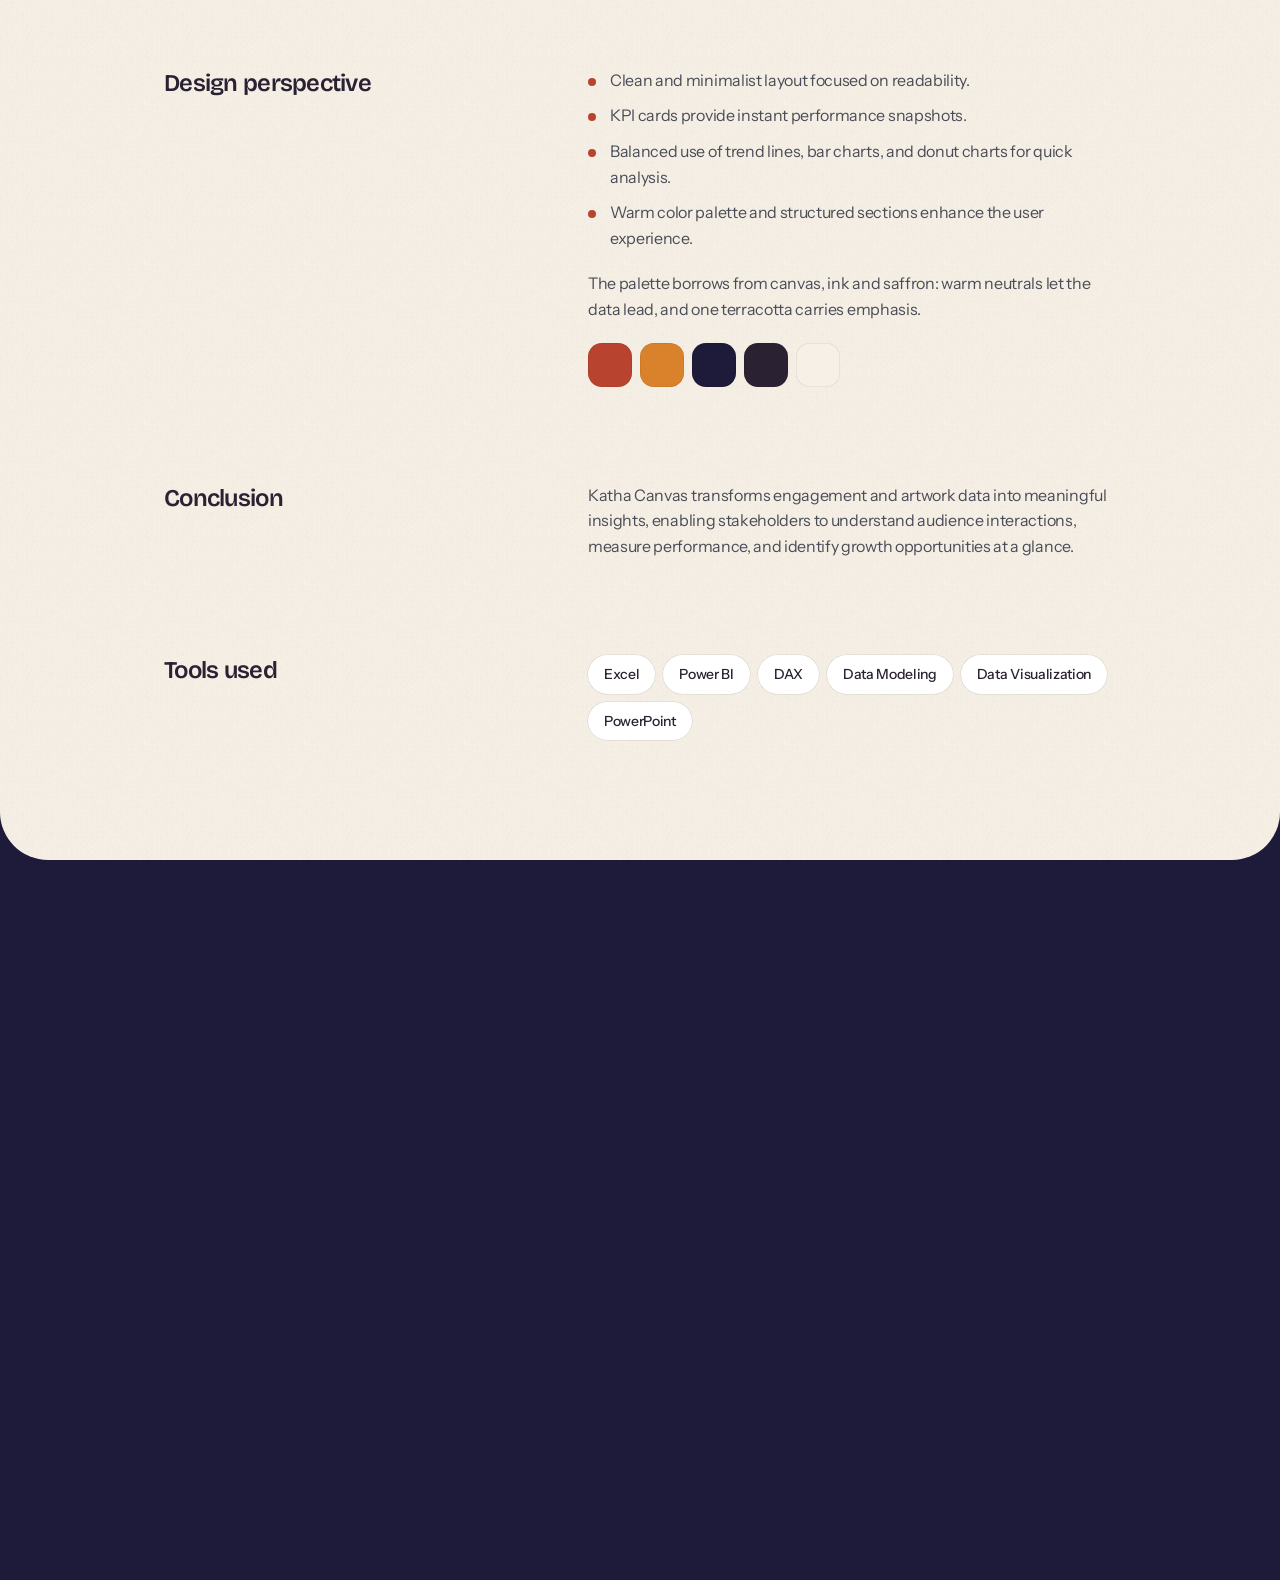
<file: case-studies/katha-canvas-analytics.html>
<!DOCTYPE html>
<html lang="en">
<head>
<meta charset="UTF-8">
<meta name="viewport" content="width=device-width, initial-scale=1, viewport-fit=cover">
<title>Katha Canvas Analytics Dashboard — Shraddha Kothe</title>
<meta name="description" content="An interactive analytics dashboard to track artwork performance, visitor engagement, and platform activity. Built with Excel and Power BI.">
<link rel="preconnect" href="https://fonts.googleapis.com">
<link rel="preconnect" href="https://fonts.gstatic.com" crossorigin>
<link href="https://fonts.googleapis.com/css2?family=Bricolage+Grotesque:opsz,wght@12..96,500;12..96,700&family=Instrument+Sans:wght@400;500;600&family=Instrument+Serif:ital@0;1&display=swap" rel="stylesheet">
<link rel="stylesheet" href="../assets/css/case-study.css">
<style>
:root{--bg:#F6F0E6;--ink:#2A2233;--muted:#6f6676;--faint:#E4D9C8;--line:#DCCFBA;--accent:#D77F27;--project:#B8432F;--next:#1d1a3a;--mat:linear-gradient(145deg,#fffdf8,#f1e6d3);--link:#9E5D1C;--hint:#b9b3d9;--glow:#e8a31755;--embed-pad:8px;--embed-r:16px;--embed-shadow:rgba(90,45,20,.38)}
.page::before{content:"";position:absolute;top:0;right:0;z-index:-1;width:min(60vw,520px);aspect-ratio:1;background:radial-gradient(circle at 70% 20%,#e8a31740,transparent 65%);pointer-events:none}
.page{background:var(--bg) url("data:image/svg+xml,%3Csvg xmlns='http://www.w3.org/2000/svg' width='160' height='160'%3E%3Cfilter id='n'%3E%3CfeTurbulence baseFrequency='.8' numOctaves='2'/%3E%3CfeColorMatrix values='0 0 0 0 .2 0 0 0 0 .15 0 0 0 0 .1 0 0 0 .07 0'/%3E%3C/filter%3E%3Crect width='100%25' height='100%25' filter='url(%23n)'/%3E%3C/svg%3E")}
</style>
</head>
<body>
<div class="page"><main class="col">
  <div class="topbar e" style="--i:0">
    <a class="back" href="../index.html#work" aria-label="Back to home"><svg width="18" height="18" viewBox="0 0 16 16" fill="none" stroke="currentColor" stroke-width="1.7"><path d="M13 8H3M7 4L3 8l4 4"/></svg></a>
    <nav class="pn" aria-label="Case studies"><a class="back" rel="prev" href="spotify-analytics.html" aria-label="Previous: Spotify Analytics Dashboard" title="Previous: Spotify Analytics Dashboard"><svg width="18" height="18" viewBox="0 0 16 16" fill="none" stroke="currentColor" stroke-width="1.7"><path d="M13 8H3M7 4L3 8l4 4"/></svg></a><a class="back" rel="next" href="credit-card-analytics.html" aria-label="Next: Credit Card Analytics Dashboard" title="Next: Credit Card Analytics Dashboard"><svg width="18" height="18" viewBox="0 0 16 16" fill="none" stroke="currentColor" stroke-width="1.7"><path d="M3 8h10M9 4l4 4-4 4"/></svg></a></nav>
  </div>

  <header>
    <div class="tag e" style="--i:1"><i></i>Analytical dashboard</div>
    <h1 class="e" style="--i:1"><span class="ser">Katha</span> Canvas Analytics Dashboard</h1>
    <p class="summary e" style="--i:2">An interactive analytics dashboard to track artwork performance, visitor engagement, and platform activity.</p>
    <dl class="meta">
      <div class="e" style="--i:4"><dt>Role</dt><dd>Analytics &amp; visual design</dd></div>
      <div class="e" style="--i:5"><dt>Tool</dt><dd>Power BI</dd></div>
      <div class="e" style="--i:6"><dt>Year</dt><dd>2025</dd></div>
      <div class="e" style="--i:7"><dt>Live</dt><dd><a class="rw" data-roll href="#dash">View dashboard ↓</a></dd></div>
    </dl>
  </header>

  <div class="blocks">
    <section class="block e" style="--i:8" id="dash" aria-labelledby="dash-title">
      <h2 class="sec-title" id="dash-title">Interactive dashboard</h2>
      <div class="embed" id="embed">
        <div class="sk">Loading dashboard…</div>
        <iframe title="Katha Canvas Analytics Dashboard" width="600" height="373.5" src="https://app.powerbi.com/view?r=eyJrIjoiN2E5NDQyMDItMzJhMS00MjI0LWJmMGYtMTA4NTBlYzk2Y2YzIiwidCI6ImVmOTg4MTgyLTM1M2EtNDIzYS05NDUyLTQ3YTc1ZjVjNmFlNyJ9" frameborder="0" allowFullScreen="true" loading="lazy"></iframe>
      </div>
      <div class="bar"><span>Interactive: click charts to cross-filter.</span>
        <div><button class="chip" id="fs" type="button"><svg width="14" height="14" viewBox="0 0 16 16" fill="none" stroke="currentColor" stroke-width="1.7"><path d="M2 6V2h4M14 6V2h-4M2 10v4h4M14 10v4h-4"/></svg>Full screen</button>
        <a class="chip" target="_blank" rel="noopener" href="https://app.powerbi.com/view?r=eyJrIjoiN2E5NDQyMDItMzJhMS00MjI0LWJmMGYtMTA4NTBlYzk2Y2YzIiwidCI6ImVmOTg4MTgyLTM1M2EtNDIzYS05NDUyLTQ3YTc1ZjVjNmFlNyJ9">Open in new tab ↗</a></div></div>
      <p class="rot">Tip: on a phone, go full screen and rotate to landscape.</p>
    </section>

    <section class="block block--text e" style="--i:11">
      <h2>Overview</h2>
      <div class="body"><p>An interactive analytics dashboard designed to track artwork performance, visitor engagement, and platform activity through clear and actionable visual insights.</p></div>
    </section>

    <section class="block block--text" data-reveal>
      <h2>Purpose</h2>
      <div class="body"><ul class="list"><li>Monitor artwork views and QR scan performance.</li><li>Analyze artist engagement and visitor behavior.</li><li>Track audience reach across different cities.</li><li>Support data-driven decisions for content and engagement growth.</li></ul></div>
    </section>

    <section class="block block--text" data-reveal>
      <h2>Design perspective</h2>
      <div class="body"><ul class="list"><li>Clean and minimalist layout focused on readability.</li><li>KPI cards provide instant performance snapshots.</li><li>Balanced use of trend lines, bar charts, and donut charts for quick analysis.</li><li>Warm color palette and structured sections enhance the user experience.</li></ul>
      <p>The palette borrows from canvas, ink and saffron: warm neutrals let the data lead, and one terracotta carries emphasis.</p>
      <div class="swatches" role="img" aria-label="Colour palette"><i style="--c:#B8432F"></i><i style="--c:#D9822B"></i><i style="--c:#1d1a3a"></i><i style="--c:#2A2233"></i><i style="--c:#F6F0E6"></i></div></div>
    </section>

    <section class="block block--text" data-reveal>
      <h2>Conclusion</h2>
      <div class="body"><p>Katha Canvas transforms engagement and artwork data into meaningful insights, enabling stakeholders to understand audience interactions, measure performance, and identify growth opportunities at a glance.</p></div>
    </section>

    <section class="block block--text" data-reveal>
      <h2>Tools used</h2>
      <div class="body"><ul class="tools"><li>Excel</li><li>Power BI</li><li>DAX</li><li>Data Modeling</li><li>Data Visualization</li><li>PowerPoint</li></ul></div>
    </section>
  </div>
</main></div>

<aside class="next" aria-label="Up next"><a href="credit-card-analytics.html"><small>Up next</small><b>Credit Card Analytics Dashboard</b><span class="go"><svg width="20" height="20" viewBox="0 0 16 16" fill="none" stroke="#fff" stroke-width="1.6"><path d="M3 8h10M9 4l4 4-4 4"/></svg></span></a></aside>

<script src="../assets/js/case-study.js" defer></script>
</body>
</html>
</file>
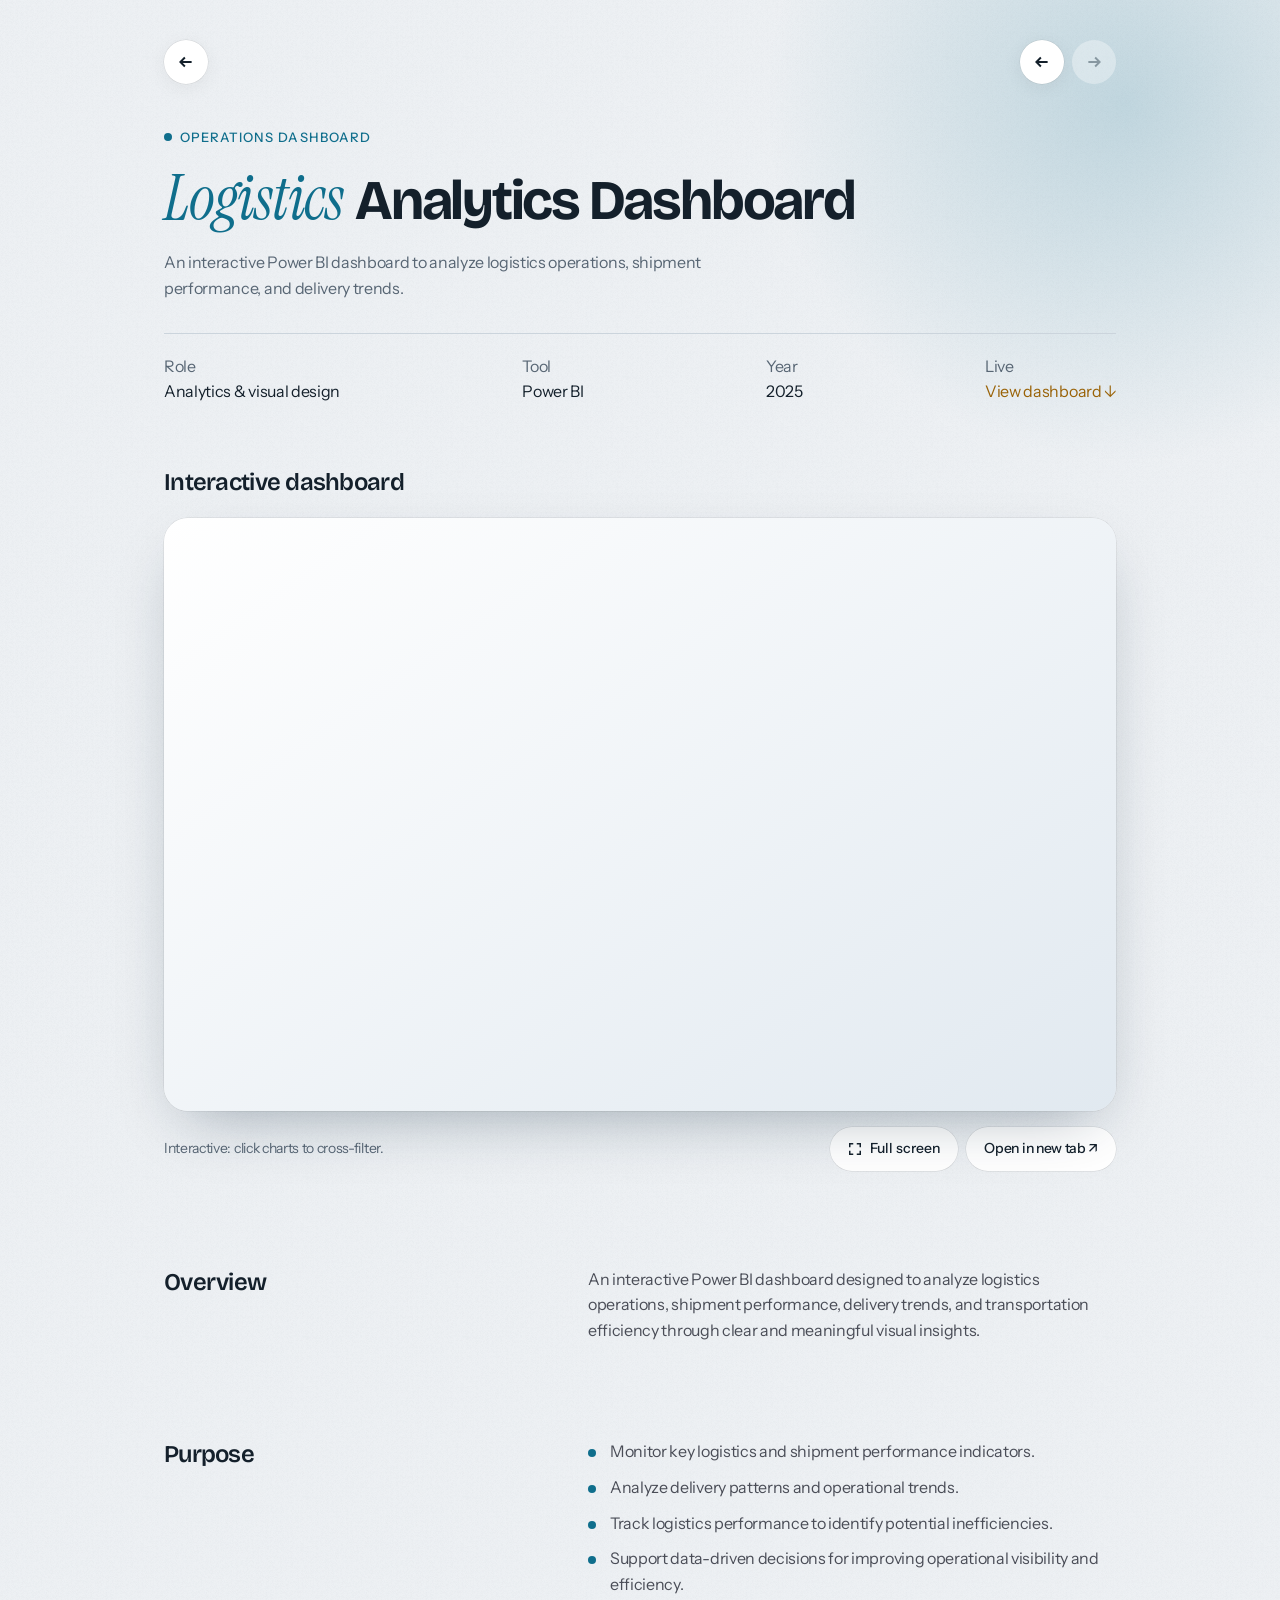
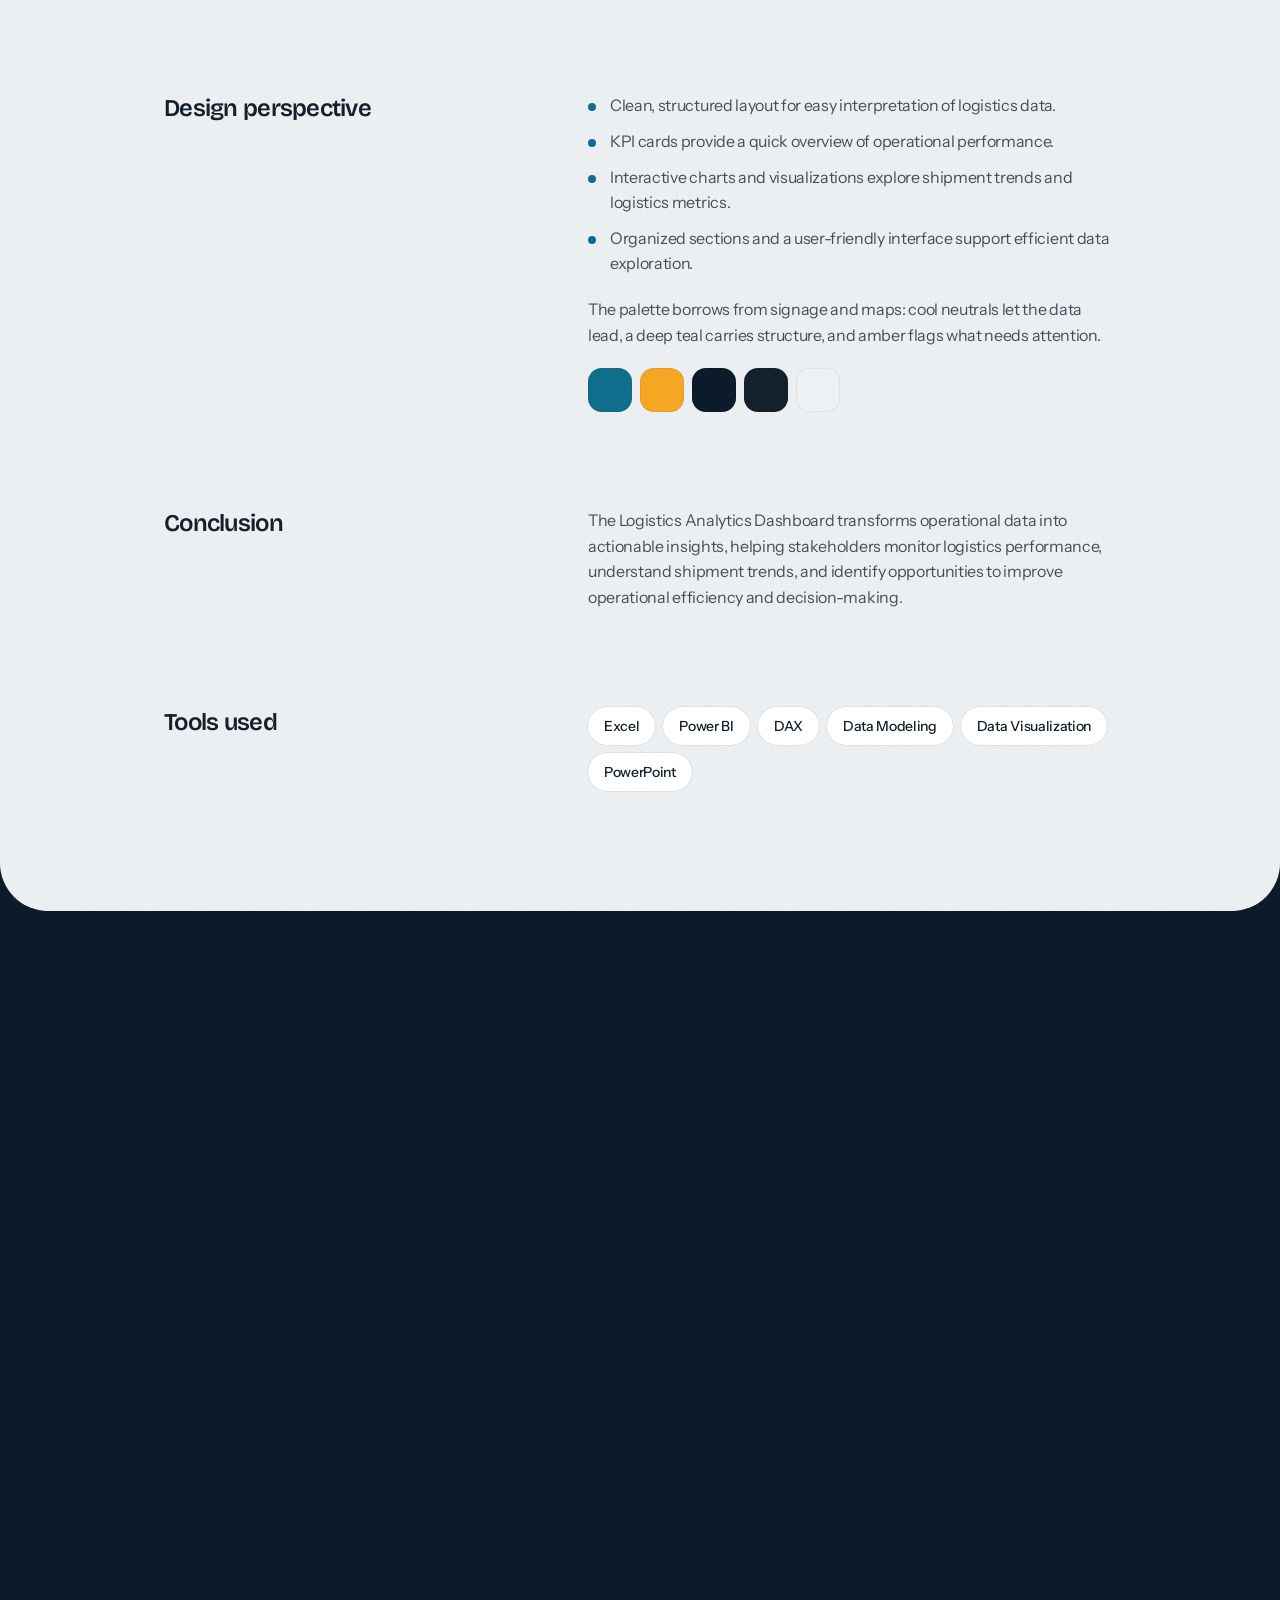
<file: case-studies/logistics-analytics.html>
<!DOCTYPE html>
<html lang="en">
<head>
<meta charset="UTF-8">
<meta name="viewport" content="width=device-width, initial-scale=1, viewport-fit=cover">
<title>Logistics Analytics Dashboard — Shraddha Kothe</title>
<meta name="description" content="An interactive Power BI dashboard to analyze logistics operations, shipment performance, and delivery trends. Built with Excel and Power BI.">
<link rel="preconnect" href="https://fonts.googleapis.com">
<link rel="preconnect" href="https://fonts.gstatic.com" crossorigin>
<link href="https://fonts.googleapis.com/css2?family=Bricolage+Grotesque:opsz,wght@12..96,500;12..96,700&family=Instrument+Sans:wght@400;500;600&family=Instrument+Serif:ital@0;1&display=swap" rel="stylesheet">
<link rel="stylesheet" href="../assets/css/case-study.css">
<style>
:root{--bg:#EEF1F4;--ink:#14202B;--muted:#586674;--faint:#D5DCE3;--line:#CBD4DC;--accent:#F5A623;--project:#0F6E8C;--next:#0b1b2a;--mat:linear-gradient(145deg,#ffffff,#e1e9f0);--link:#996207;--hint:#9fb4c7;--glow:#f5a62355;--embed-pad:8px;--embed-r:16px;--embed-shadow:rgba(15,40,60,.38)}
.page::before{content:"";position:absolute;top:0;right:0;z-index:-1;width:min(60vw,520px);aspect-ratio:1;background:radial-gradient(circle at 70% 20%,#0f6e8c33,transparent 65%);pointer-events:none}
.page{background:var(--bg) url("data:image/svg+xml,%3Csvg xmlns='http://www.w3.org/2000/svg' width='160' height='160'%3E%3Cfilter id='n'%3E%3CfeTurbulence baseFrequency='.8' numOctaves='2'/%3E%3CfeColorMatrix values='0 0 0 0 .1 0 0 0 0 .15 0 0 0 0 .2 0 0 0 .06 0'/%3E%3C/filter%3E%3Crect width='100%25' height='100%25' filter='url(%23n)'/%3E%3C/svg%3E")}
</style>
</head>
<body>
<div class="page"><main class="col">
  <div class="topbar e" style="--i:0">
    <a class="back" href="../index.html#explore" aria-label="Back to home"><svg width="18" height="18" viewBox="0 0 16 16" fill="none" stroke="currentColor" stroke-width="1.7"><path d="M13 8H3M7 4L3 8l4 4"/></svg></a>
    <nav class="pn" aria-label="Case studies"><a class="back" rel="prev" href="credit-card-analytics.html" aria-label="Previous: Credit Card Analytics Dashboard" title="Previous: Credit Card Analytics Dashboard"><svg width="18" height="18" viewBox="0 0 16 16" fill="none" stroke="currentColor" stroke-width="1.7"><path d="M13 8H3M7 4L3 8l4 4"/></svg></a><span class="back" aria-disabled="true" aria-label="No next case study"><svg width="18" height="18" viewBox="0 0 16 16" fill="none" stroke="currentColor" stroke-width="1.7"><path d="M3 8h10M9 4l4 4-4 4"/></svg></span></nav>
  </div>

  <header>
    <div class="tag e" style="--i:1"><i></i>Operations dashboard</div>
    <h1 class="e" style="--i:1"><span class="ser">Logistics</span> Analytics Dashboard</h1>
    <p class="summary e" style="--i:2">An interactive Power BI dashboard to analyze logistics operations, shipment performance, and delivery trends.</p>
    <dl class="meta">
      <div class="e" style="--i:4"><dt>Role</dt><dd>Analytics &amp; visual design</dd></div>
      <div class="e" style="--i:5"><dt>Tool</dt><dd>Power BI</dd></div>
      <div class="e" style="--i:6"><dt>Year</dt><dd>2025</dd></div>
      <div class="e" style="--i:7"><dt>Live</dt><dd><a class="rw" data-roll href="#dash">View dashboard ↓</a></dd></div>
    </dl>
  </header>

  <div class="blocks">
    <section class="block e" style="--i:8" id="dash" aria-labelledby="dash-title">
      <h2 class="sec-title" id="dash-title">Interactive dashboard</h2>
      <div class="embed" id="embed">
        <div class="sk">Loading dashboard…</div>
        <iframe title="Logistics Analytics Dashboard" width="600" height="373.5" src="https://app.powerbi.com/view?r=eyJrIjoiMDIxMmE1ZDItMTdkNi00YTcwLTk3YjQtNzU4NTg0NWRmM2FiIiwidCI6ImVmOTg4MTgyLTM1M2EtNDIzYS05NDUyLTQ3YTc1ZjVjNmFlNyJ9" frameborder="0" allowFullScreen="true" loading="lazy"></iframe>
      </div>
      <div class="bar"><span>Interactive: click charts to cross-filter.</span>
        <div><button class="chip" id="fs" type="button"><svg width="14" height="14" viewBox="0 0 16 16" fill="none" stroke="currentColor" stroke-width="1.7"><path d="M2 6V2h4M14 6V2h-4M2 10v4h4M14 10v4h-4"/></svg>Full screen</button>
        <a class="chip" target="_blank" rel="noopener" href="https://app.powerbi.com/view?r=eyJrIjoiMDIxMmE1ZDItMTdkNi00YTcwLTk3YjQtNzU4NTg0NWRmM2FiIiwidCI6ImVmOTg4MTgyLTM1M2EtNDIzYS05NDUyLTQ3YTc1ZjVjNmFlNyJ9">Open in new tab ↗</a></div></div>
      <p class="rot">Tip: on a phone, go full screen and rotate to landscape.</p>
    </section>

    <section class="block block--text e" style="--i:11">
      <h2>Overview</h2>
      <div class="body"><p>An interactive Power BI dashboard designed to analyze logistics operations, shipment performance, delivery trends, and transportation efficiency through clear and meaningful visual insights.</p></div>
    </section>

    <section class="block block--text" data-reveal>
      <h2>Purpose</h2>
      <div class="body"><ul class="list"><li>Monitor key logistics and shipment performance indicators.</li><li>Analyze delivery patterns and operational trends.</li><li>Track logistics performance to identify potential inefficiencies.</li><li>Support data-driven decisions for improving operational visibility and efficiency.</li></ul></div>
    </section>

    <section class="block block--text" data-reveal>
      <h2>Design perspective</h2>
      <div class="body"><ul class="list"><li>Clean, structured layout for easy interpretation of logistics data.</li><li>KPI cards provide a quick overview of operational performance.</li><li>Interactive charts and visualizations explore shipment trends and logistics metrics.</li><li>Organized sections and a user-friendly interface support efficient data exploration.</li></ul>
      <p>The palette borrows from signage and maps: cool neutrals let the data lead, a deep teal carries structure, and amber flags what needs attention.</p>
      <div class="swatches" role="img" aria-label="Colour palette"><i style="--c:#0F6E8C"></i><i style="--c:#F5A623"></i><i style="--c:#0b1b2a"></i><i style="--c:#14202B"></i><i style="--c:#EEF1F4"></i></div></div>
    </section>

    <section class="block block--text" data-reveal>
      <h2>Conclusion</h2>
      <div class="body"><p>The Logistics Analytics Dashboard transforms operational data into actionable insights, helping stakeholders monitor logistics performance, understand shipment trends, and identify opportunities to improve operational efficiency and decision-making.</p></div>
    </section>

    <section class="block block--text" data-reveal>
      <h2>Tools used</h2>
      <div class="body"><ul class="tools"><li>Excel</li><li>Power BI</li><li>DAX</li><li>Data Modeling</li><li>Data Visualization</li><li>PowerPoint</li></ul></div>
    </section>
  </div>
</main></div>

<aside class="next" aria-label="Up next"><a href="../index.html#explore"><small>Back to</small><b>All case studies</b><span class="go"><svg width="20" height="20" viewBox="0 0 16 16" fill="none" stroke="#0b1b2a" stroke-width="1.6"><path d="M3 8h10M9 4l4 4-4 4"/></svg></span></a></aside>

<script src="../assets/js/case-study.js" defer></script>
</body>
</html>
</file>
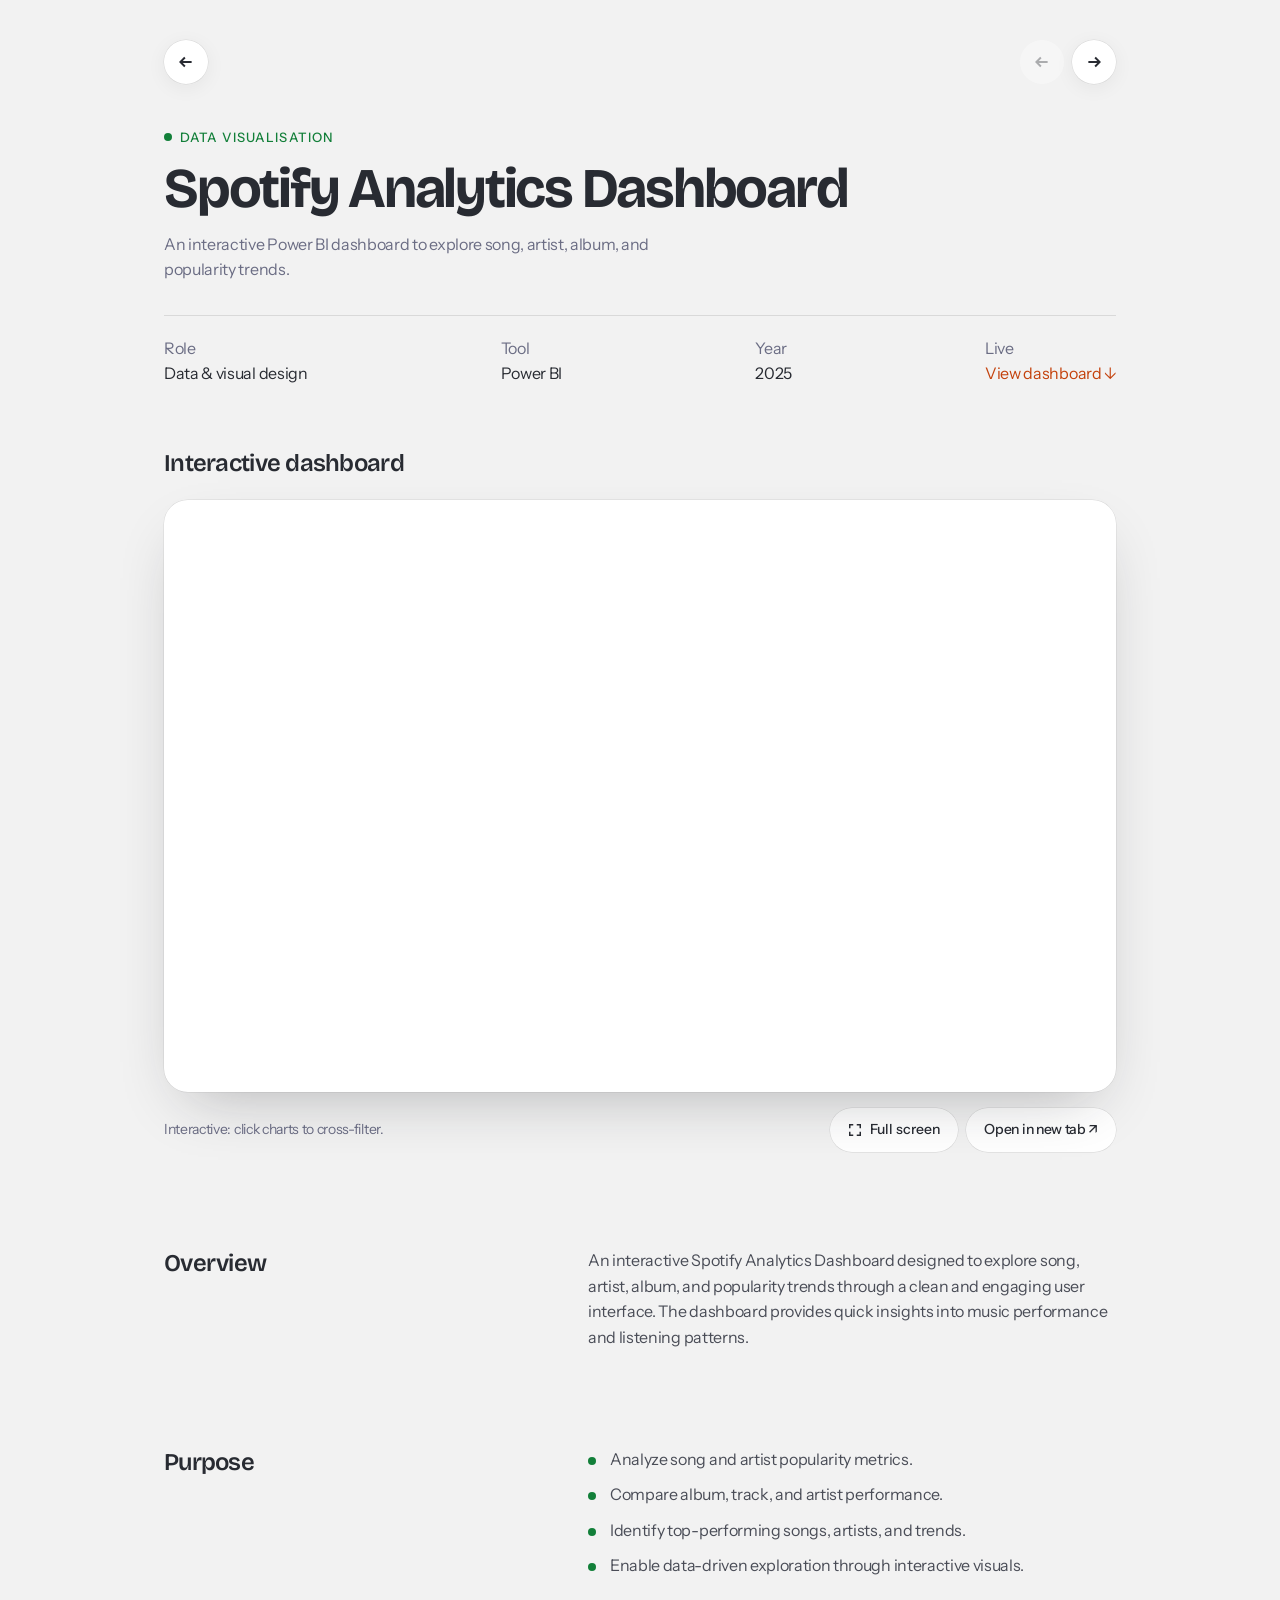
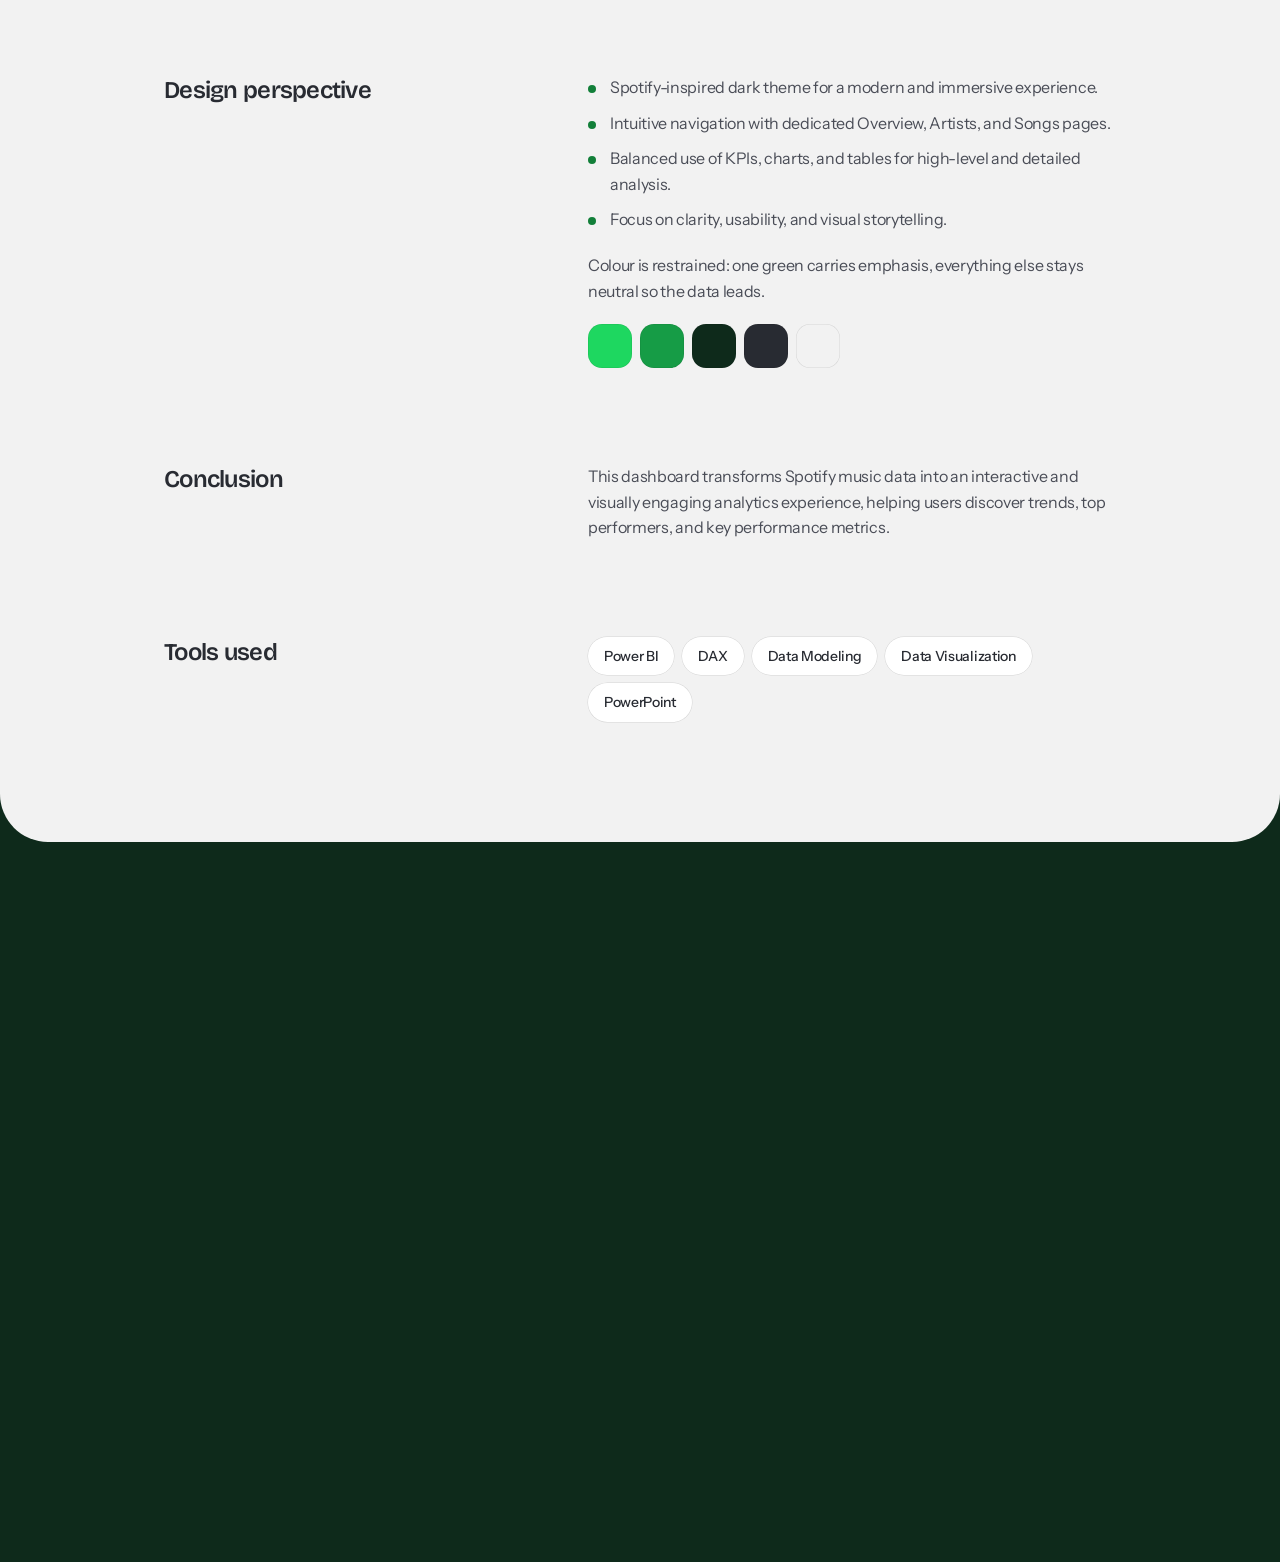
<file: case-studies/spotify-analytics.html>
<!DOCTYPE html>
<html lang="en">
<head>
<meta charset="UTF-8">
<meta name="viewport" content="width=device-width, initial-scale=1, viewport-fit=cover">
<title>Spotify Analytics Dashboard — Shraddha Kothe</title>
<meta name="description" content="An interactive Power BI dashboard to explore song, artist, album, and popularity trends. Built with Power BI and DAX.">
<link rel="preconnect" href="https://fonts.googleapis.com">
<link rel="preconnect" href="https://fonts.gstatic.com" crossorigin>
<link href="https://fonts.googleapis.com/css2?family=Bricolage+Grotesque:opsz,wght@12..96,500;12..96,700&family=Instrument+Sans:wght@400;500;600&family=Instrument+Serif:ital@0;1&display=swap" rel="stylesheet">
<link rel="stylesheet" href="../assets/css/case-study.css">
<style>
:root{--bg:#F2F2F2;--ink:#282B32;--muted:#6B6D84;--faint:#D7D8E4;--line:#D9D9D9;--accent:#EC4F10;--project:#127F39;--next:#0e2a1b;--link:#C4420D;--hint:#8fb7a0;--glow:#1db95455;--embed-shadow:rgba(26,27,33,.3)}
</style>
</head>
<body>
<div class="page"><main class="col">
  <div class="topbar e" style="--i:0">
    <a class="back" href="../index.html#work" aria-label="Back to home"><svg width="18" height="18" viewBox="0 0 16 16" fill="none" stroke="currentColor" stroke-width="1.7"><path d="M13 8H3M7 4L3 8l4 4"/></svg></a>
    <nav class="pn" aria-label="Case studies"><span class="back" aria-disabled="true" aria-label="No previous case study"><svg width="18" height="18" viewBox="0 0 16 16" fill="none" stroke="currentColor" stroke-width="1.7"><path d="M13 8H3M7 4L3 8l4 4"/></svg></span><a class="back" rel="next" href="katha-canvas-analytics.html" aria-label="Next: Katha Canvas Analytics Dashboard" title="Next: Katha Canvas Analytics Dashboard"><svg width="18" height="18" viewBox="0 0 16 16" fill="none" stroke="currentColor" stroke-width="1.7"><path d="M3 8h10M9 4l4 4-4 4"/></svg></a></nav>
  </div>

  <header>
    <div class="tag e" style="--i:1"><i></i>Data visualisation</div>
    <h1 class="e" style="--i:1">Spotify Analytics Dashboard</h1>
    <p class="summary e" style="--i:2">An interactive Power BI dashboard to explore song, artist, album, and popularity trends.</p>
    <dl class="meta">
      <div class="e" style="--i:4"><dt>Role</dt><dd>Data &amp; visual design</dd></div>
      <div class="e" style="--i:5"><dt>Tool</dt><dd>Power BI</dd></div>
      <div class="e" style="--i:6"><dt>Year</dt><dd>2025</dd></div>
      <div class="e" style="--i:7"><dt>Live</dt><dd><a class="rw" data-roll href="#dash">View dashboard ↓</a></dd></div>
    </dl>
  </header>

  <div class="blocks">
    <section class="block e" style="--i:8" id="dash" aria-labelledby="dash-title">
      <h2 class="sec-title" id="dash-title">Interactive dashboard</h2>
      <div class="embed" id="embed">
        <div class="sk">Loading dashboard…</div>
        <iframe title="Spotify Analytics Dashboard" width="600" height="373.5" src="https://app.powerbi.com/view?r=eyJrIjoiMWZkZmJmMTctYWJkNy00MjliLTllOTctNGQ5ZWMzMjQwY2JmIiwidCI6ImVmOTg4MTgyLTM1M2EtNDIzYS05NDUyLTQ3YTc1ZjVjNmFlNyJ9" frameborder="0" allowFullScreen="true" loading="lazy"></iframe>
      </div>
      <div class="bar"><span>Interactive: click charts to cross-filter.</span>
        <div><button class="chip" id="fs" type="button"><svg width="14" height="14" viewBox="0 0 16 16" fill="none" stroke="currentColor" stroke-width="1.7"><path d="M2 6V2h4M14 6V2h-4M2 10v4h4M14 10v4h-4"/></svg>Full screen</button>
        <a class="chip" target="_blank" rel="noopener" href="https://app.powerbi.com/view?r=eyJrIjoiMWZkZmJmMTctYWJkNy00MjliLTllOTctNGQ5ZWMzMjQwY2JmIiwidCI6ImVmOTg4MTgyLTM1M2EtNDIzYS05NDUyLTQ3YTc1ZjVjNmFlNyJ9">Open in new tab ↗</a></div></div>
      <p class="rot">Tip: on a phone, go full screen and rotate to landscape.</p>
    </section>

    <section class="block block--text e" style="--i:11">
      <h2>Overview</h2>
      <div class="body"><p>An interactive Spotify Analytics Dashboard designed to explore song, artist, album, and popularity trends through a clean and engaging user interface. The dashboard provides quick insights into music performance and listening patterns.</p></div>
    </section>

    <section class="block block--text" data-reveal>
      <h2>Purpose</h2>
      <div class="body"><ul class="list"><li>Analyze song and artist popularity metrics.</li><li>Compare album, track, and artist performance.</li><li>Identify top-performing songs, artists, and trends.</li><li>Enable data-driven exploration through interactive visuals.</li></ul></div>
    </section>

    <section class="block block--text" data-reveal>
      <h2>Design perspective</h2>
      <div class="body"><ul class="list"><li>Spotify-inspired dark theme for a modern and immersive experience.</li><li>Intuitive navigation with dedicated Overview, Artists, and Songs pages.</li><li>Balanced use of KPIs, charts, and tables for high-level and detailed analysis.</li><li>Focus on clarity, usability, and visual storytelling.</li></ul>
      <p>Colour is restrained: one green carries emphasis, everything else stays neutral so the data leads.</p>
      <div class="swatches" role="img" aria-label="Colour palette"><i style="--c:#1ed760"></i><i style="--c:#169c46"></i><i style="--c:#0e2a1b"></i><i style="--c:#282B32"></i><i style="--c:#F2F2F2"></i></div></div>
    </section>

    <section class="block block--text" data-reveal>
      <h2>Conclusion</h2>
      <div class="body"><p>This dashboard transforms Spotify music data into an interactive and visually engaging analytics experience, helping users discover trends, top performers, and key performance metrics.</p></div>
    </section>

    <section class="block block--text" data-reveal>
      <h2>Tools used</h2>
      <div class="body"><ul class="tools"><li>Power BI</li><li>DAX</li><li>Data Modeling</li><li>Data Visualization</li><li>PowerPoint</li></ul></div>
    </section>
  </div>
</main></div>

<aside class="next" aria-label="Up next"><a href="katha-canvas-analytics.html"><small>Up next</small><b>Katha Canvas Analytics Dashboard</b><span class="go"><svg width="20" height="20" viewBox="0 0 16 16" fill="none" stroke="#fff" stroke-width="1.6"><path d="M3 8h10M9 4l4 4-4 4"/></svg></span></a></aside>

<script src="../assets/js/case-study.js" defer></script>
</body>
</html>
</file>
<file: assets/css/case-study.css>
/* Shared styles for all case study pages. Each page sets its own theme tokens in a small <style> block
   (--bg --ink --muted --faint --line --accent --project --next --link --hint --glow --embed-shadow, optional --mat --embed-pad --embed-r). */

:root{--display:'Bricolage Grotesque','Helvetica Neue',Arial,sans-serif;--body:'Instrument Sans',system-ui,sans-serif;--serif:'Instrument Serif',Georgia,serif;
--col:952px;--g:40px;--ease:cubic-bezier(.22,1,.36,1);--spring:cubic-bezier(.34,1.56,.64,1);--rise:cubic-bezier(.34,1.3,.64,1);--dur:.85s;--st:.05s}
@media(max-width:640px){:root{--g:20px}}
*,*::before,*::after{box-sizing:border-box}
html{scroll-behavior:smooth;-webkit-text-size-adjust:100%}
body{margin:0;background:var(--next);color:var(--ink);font-family:var(--body);-webkit-font-smoothing:antialiased;line-height:1.4;letter-spacing:-.02em;overflow-x:hidden}
h1,h2,h3,p,dl,dd,figure{margin:0}p,h1,h2{text-wrap:pretty}a{color:inherit;text-decoration:none}button{font:inherit;color:inherit}
::selection{background:var(--project);color:#fdfdfd}
:focus-visible{outline:2px solid var(--accent);outline-offset:3px}

/* roll */
.roll{display:inline-flex;white-space:pre;vertical-align:bottom}.rl{position:relative;display:inline-block;overflow:hidden}
.ra,.rb{display:inline-block;transition:transform 400ms var(--spring);transition-delay:calc(var(--i)*20ms)}.rb{position:absolute;left:0;top:100%}
@media(hover:hover){.rw:hover .ra,.rw:hover .rb,.rw:focus-visible .ra,.rw:focus-visible .rb{transform:translateY(-100%)}}

/* page sits above the fixed "Up next" footer and slides off it */
.page{position:relative;z-index:1;background:var(--bg);margin-bottom:80vh;margin-bottom:80dvh;border-radius:0 0 48px 48px;padding:max(40px,env(safe-area-inset-top)) var(--g) 120px}
.col{max-width:var(--col);margin:0 auto}

/* entry: rise + blur-clear, staggered 50ms */
.e,[data-reveal].is-revealed{animation:rise var(--dur) var(--rise) calc(var(--i,0)*var(--st)) both,clear var(--dur) var(--ease) calc(var(--i,0)*var(--st)) both}
[data-reveal]:not(.is-revealed){opacity:0}
@keyframes rise{from{transform:translateY(12px)}to{transform:none}}
@keyframes clear{from{opacity:0;filter:blur(12px)}to{opacity:1;filter:blur(0)}}

.back{display:grid;place-items:center;width:44px;height:44px;margin-bottom:40px;border-radius:50%;background:#fff;box-shadow:0 0 0 .5px rgba(0,0,0,.1),0 4px 20px rgba(26,27,33,.06)}
.back svg{transition:transform .25s var(--ease)}.back:hover svg,.back:focus-visible svg{transform:translateX(-4px)}
/* top row: back button on the left, previous / next case study buttons on the right (reuses the .back circle) */
.topbar{display:flex;justify-content:space-between;align-items:flex-start;gap:12px;margin-bottom:40px}
.topbar .back{margin-bottom:0}.pn{display:flex;gap:8px}
.pn a[rel=next]:hover svg,.pn a[rel=next]:focus-visible svg{transform:translateX(4px)}
.back[aria-disabled=true]{opacity:.35;box-shadow:none;cursor:default}
.tag{display:inline-flex;align-items:center;gap:8px;font-size:13px;font-weight:500;color:var(--project);text-transform:uppercase;letter-spacing:.08em;margin-bottom:12px}
.tag i{width:8px;height:8px;border-radius:50%;background:var(--project)}
h1{font:700 clamp(2rem,5vw,3.5rem)/1.1 var(--display);letter-spacing:-.04em}
.ser{font:italic 400 1.1em var(--serif);color:var(--project);letter-spacing:-.02em;margin-right:.04em}
.summary{margin-top:12px;max-width:560px;font-size:16px;line-height:1.6;color:var(--muted)}
.meta{position:relative;display:flex;justify-content:space-between;flex-wrap:wrap;gap:24px 40px;margin-top:32px;padding-top:24px}
.meta::before{content:"";position:absolute;left:0;right:0;top:0;height:1px;background:var(--line);transform-origin:left;transform:scaleX(0);animation:rule var(--dur) var(--ease) calc(3*var(--st)) forwards}
@keyframes rule{to{transform:none}}
.meta div{display:flex;flex-direction:column;gap:4px}.meta dt{font-size:16px;line-height:1.2;color:var(--muted)}.meta dd{font-size:16px}
.meta a{color:var(--link)}
@media(max-width:560px){.meta{display:grid;grid-template-columns:1fr 1fr}}

.blocks{margin-top:64px}.block+.block{margin-top:96px}
@media(max-width:760px){.block+.block{margin-top:64px}.blocks{margin-top:48px}}

/* Power BI embed */
.embed{position:relative;background:var(--mat,#fff);border-radius:24px;overflow:hidden;aspect-ratio:600/373.5;box-shadow:0 0 0 .5px rgba(0,0,0,.1),0 24px 60px -24px var(--embed-shadow)}
.embed iframe{position:absolute;inset:var(--embed-pad,0px);width:calc(100% - 2*var(--embed-pad,0px));height:calc(100% - 2*var(--embed-pad,0px));border-radius:var(--embed-r,0);border:0;opacity:0;transition:opacity .6s var(--ease)}
.embed.ready iframe{opacity:1}
.embed .sk{position:absolute;inset:0;display:grid;place-items:center;color:var(--muted);font-size:14px;background:linear-gradient(100deg,#f4f4f6 30%,#fff 50%,#f4f4f6 70%) 0 0/200% 100%;animation:sh 1.6s linear infinite;transition:opacity .4s}
.embed.ready .sk{opacity:0;pointer-events:none}@keyframes sh{to{background-position:-200% 0}}
.embed:fullscreen{aspect-ratio:auto;border-radius:0}.embed:-webkit-full-screen{aspect-ratio:auto;border-radius:0}
.bar{display:flex;justify-content:space-between;align-items:center;flex-wrap:wrap;gap:12px;margin-top:16px;font-size:14px;color:var(--muted)}
.bar div{display:flex;gap:8px;flex-wrap:wrap}
.chip{display:inline-flex;align-items:center;gap:8px;min-height:44px;padding:0 18px;border:0;border-radius:999px;background:#fff;color:var(--ink);font-size:14px;font-weight:500;cursor:pointer;box-shadow:0 0 0 .5px rgba(0,0,0,.12);transition:background .2s,color .2s,transform .3s var(--spring)}
.chip:hover{background:var(--ink);color:#fff}.chip:active{transform:scale(.96)}
@media(min-width:761px){.rot{display:none}}
.rot{display:none;margin-top:12px;font-size:13px;color:var(--muted)}
@media(max-width:560px){.rot{display:block}}

/* text blocks */
.block--text{display:flex;gap:24px;align-items:flex-start}
.block--text h2{flex:0 0 400px;font:600 24px/1.3 var(--display);letter-spacing:-.03em}
.body{flex:1;display:flex;flex-direction:column;gap:20px;font-size:16px;line-height:1.6;color:#4a4d57;max-width:528px}
.body strong{color:var(--ink);font-weight:600}
@media(max-width:760px){.block--text{flex-direction:column;gap:16px}.block--text h2{flex:none}.body{max-width:none}}
.swatches{display:flex;gap:8px;flex-wrap:wrap}.swatches i{width:44px;height:44px;border-radius:14px;background:var(--c);box-shadow:inset 0 0 0 .5px rgba(0,0,0,.12)}

/* section label above the embed, bullet lists, tools chips */
.sec-title{font:600 24px/1.3 var(--display);letter-spacing:-.03em;margin-bottom:20px}
.list,.tools{list-style:none;margin:0;padding:0}
.list{display:flex;flex-direction:column;gap:10px}
.list li{position:relative;padding-left:22px}
.list li::before{content:"";position:absolute;left:0;top:.62em;width:8px;height:8px;border-radius:50%;background:var(--project)}
.tools{display:flex;flex-wrap:wrap;gap:8px}
.tools li{padding:8px 16px;background:#fff;border-radius:999px;font-size:14px;font-weight:500;color:var(--ink);box-shadow:0 0 0 .5px rgba(0,0,0,.12)}

/* Up next (fixed, revealed as the page slides away) */
.next{position:fixed;left:0;right:0;bottom:0;height:80vh;height:80dvh;z-index:0;display:flex;align-items:center;justify-content:center;background:radial-gradient(900px circle at 50% 120%,var(--glow),transparent 60%),var(--next);color:#fff;padding:0 var(--g);text-align:center}
.next a{display:flex;flex-direction:column;align-items:center;gap:20px}
.next small{font-size:14px;color:var(--hint);text-transform:uppercase;letter-spacing:.1em}
.next b{font:400 clamp(2.2rem,6.5vw,4.75rem)/1.05 var(--serif);letter-spacing:-.01em;max-width:14em;text-wrap:balance}
.next .go{width:56px;height:56px;border-radius:50%;display:grid;place-items:center;background:var(--accent);transition:transform .4s var(--spring)}
.next a:hover .go{transform:rotate(-45deg) scale(1.1)}

@media(prefers-reduced-motion:reduce){*,*::before,*::after{animation-duration:.01ms!important;transition-duration:.01ms!important}html{scroll-behavior:auto}.meta::before{transform:none}}
</file>
